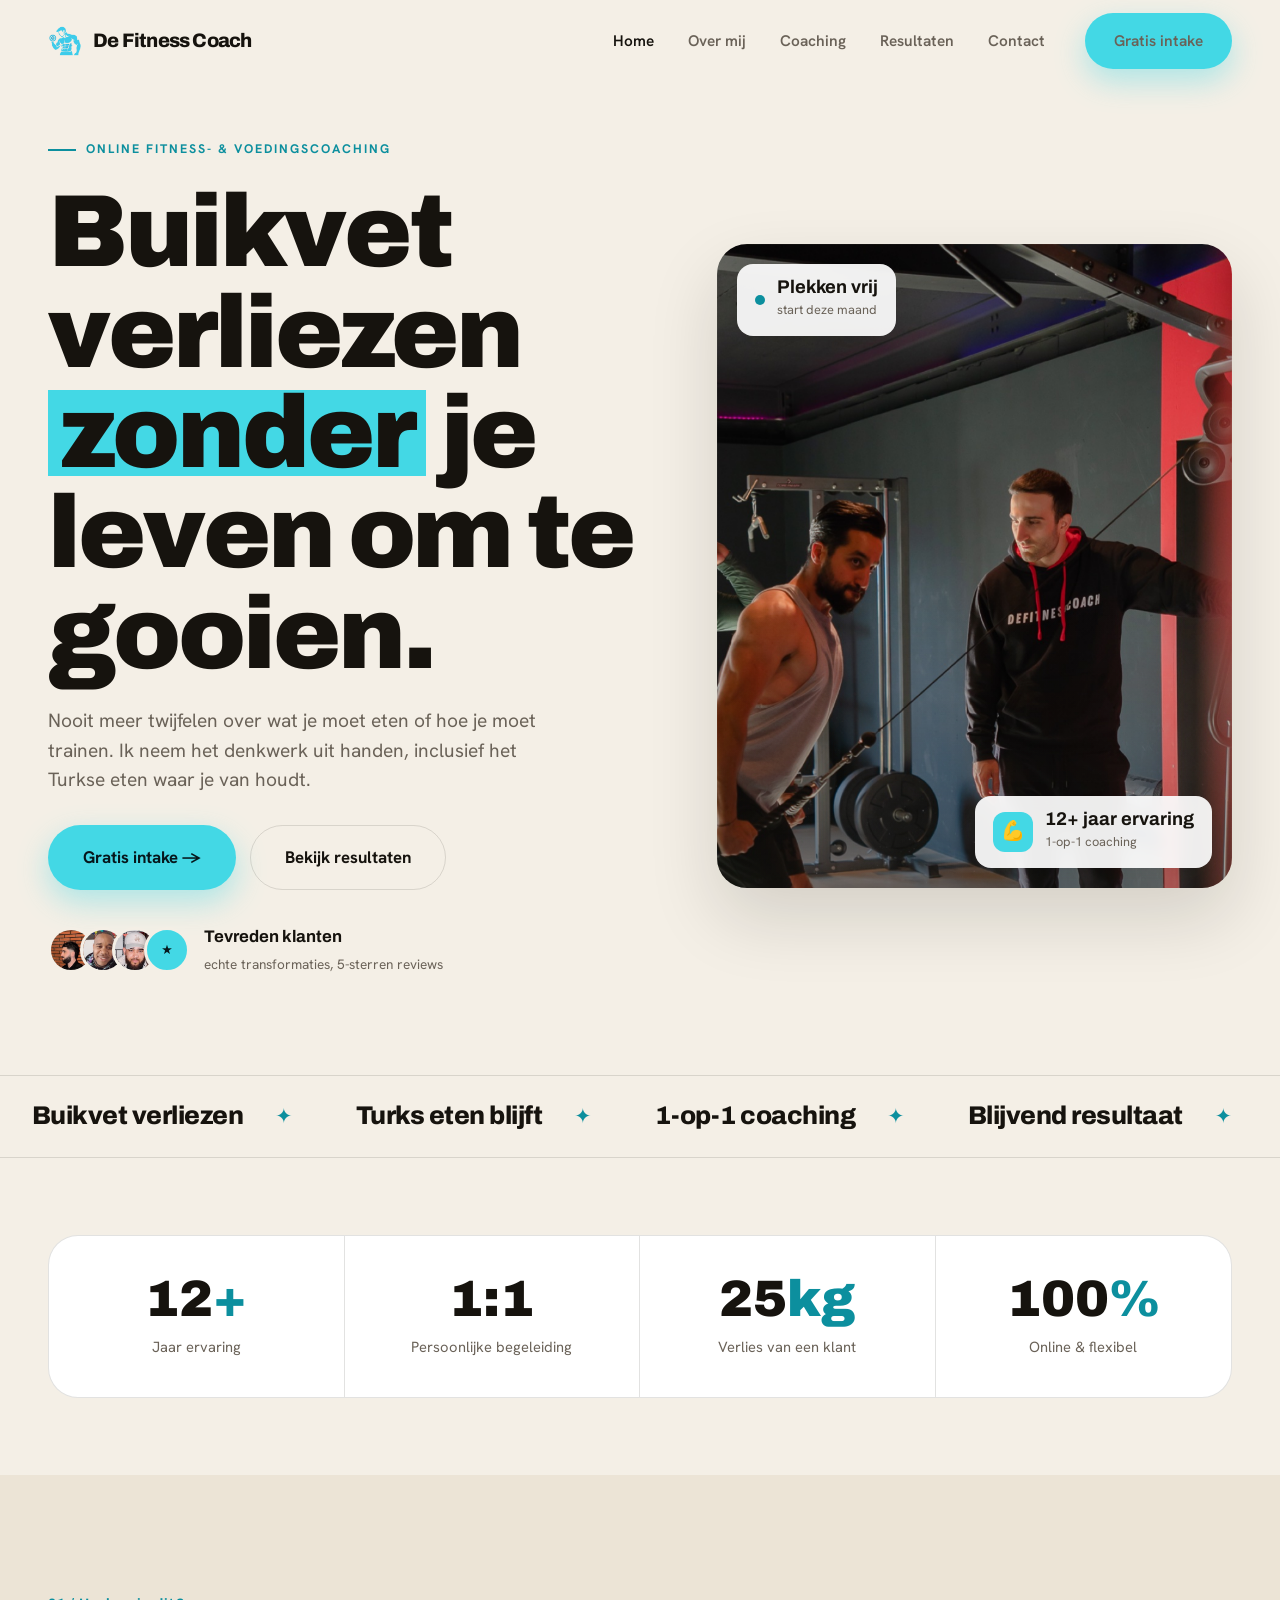
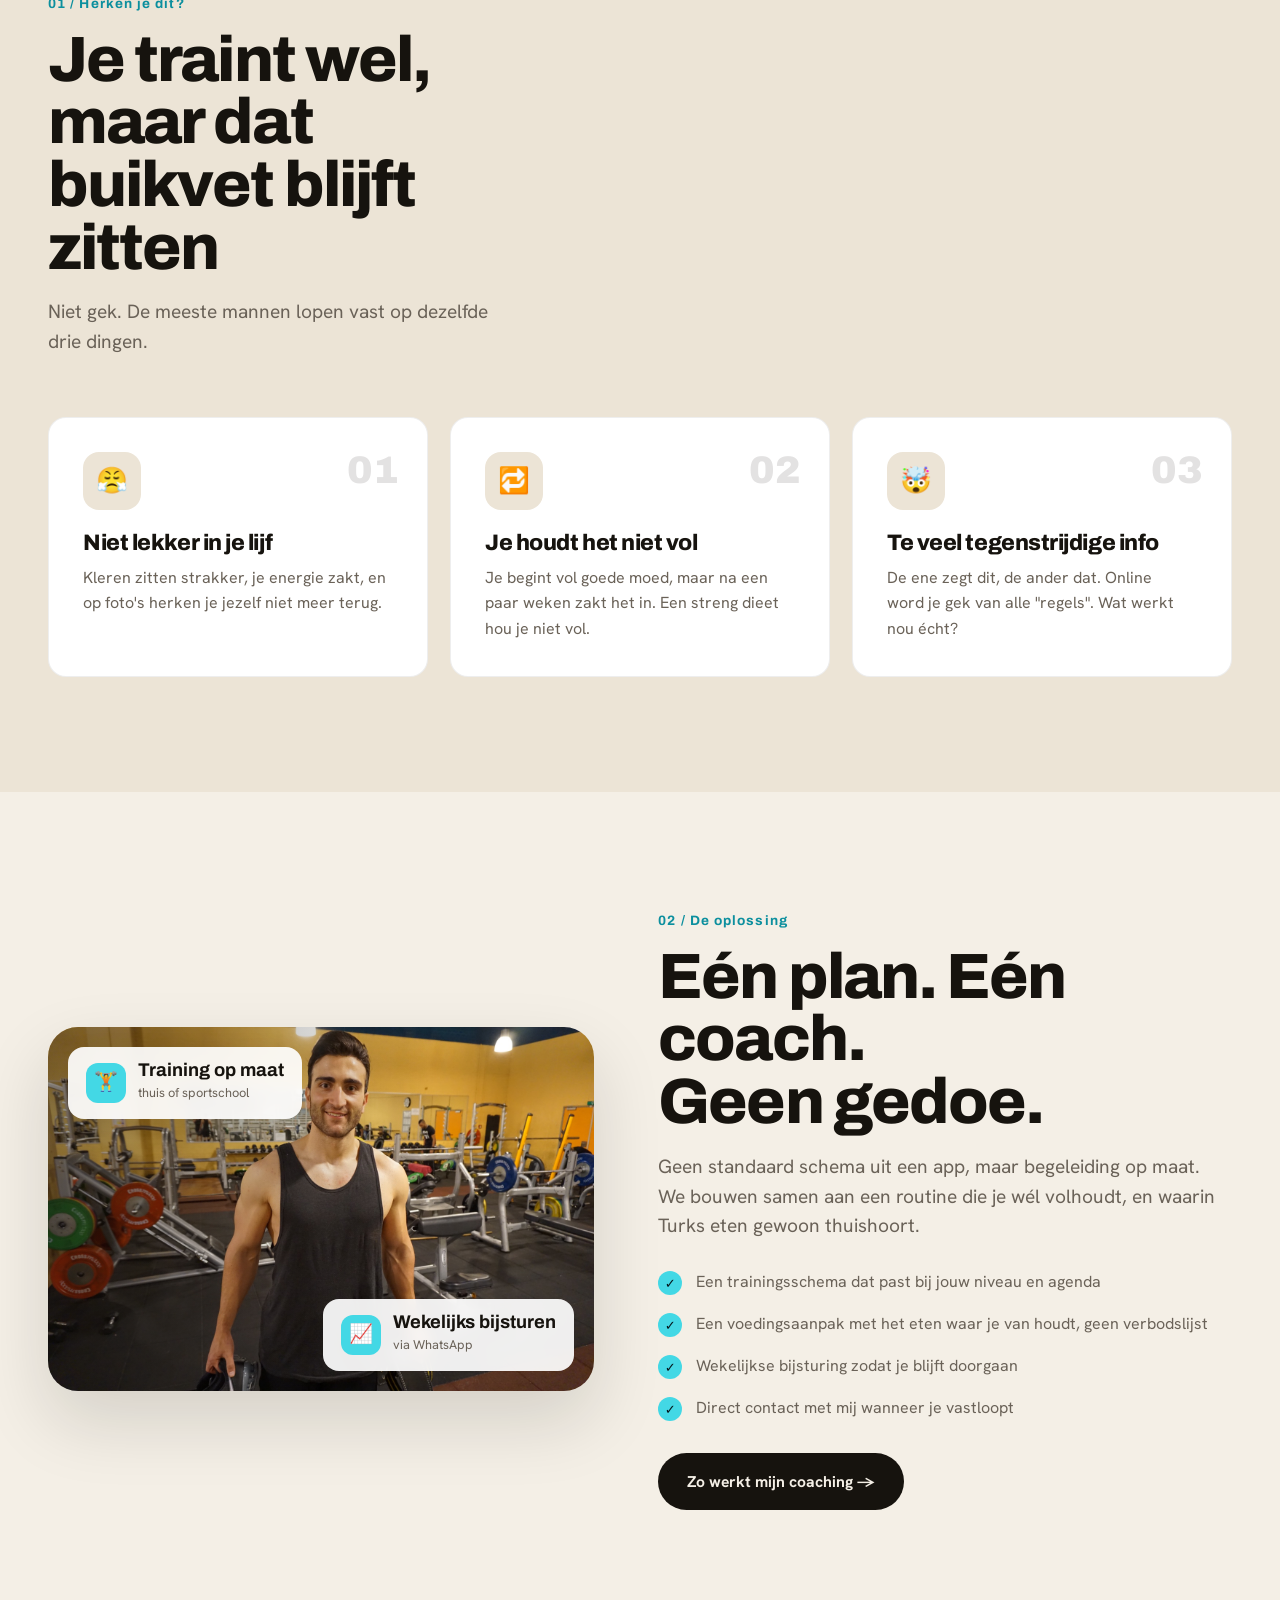
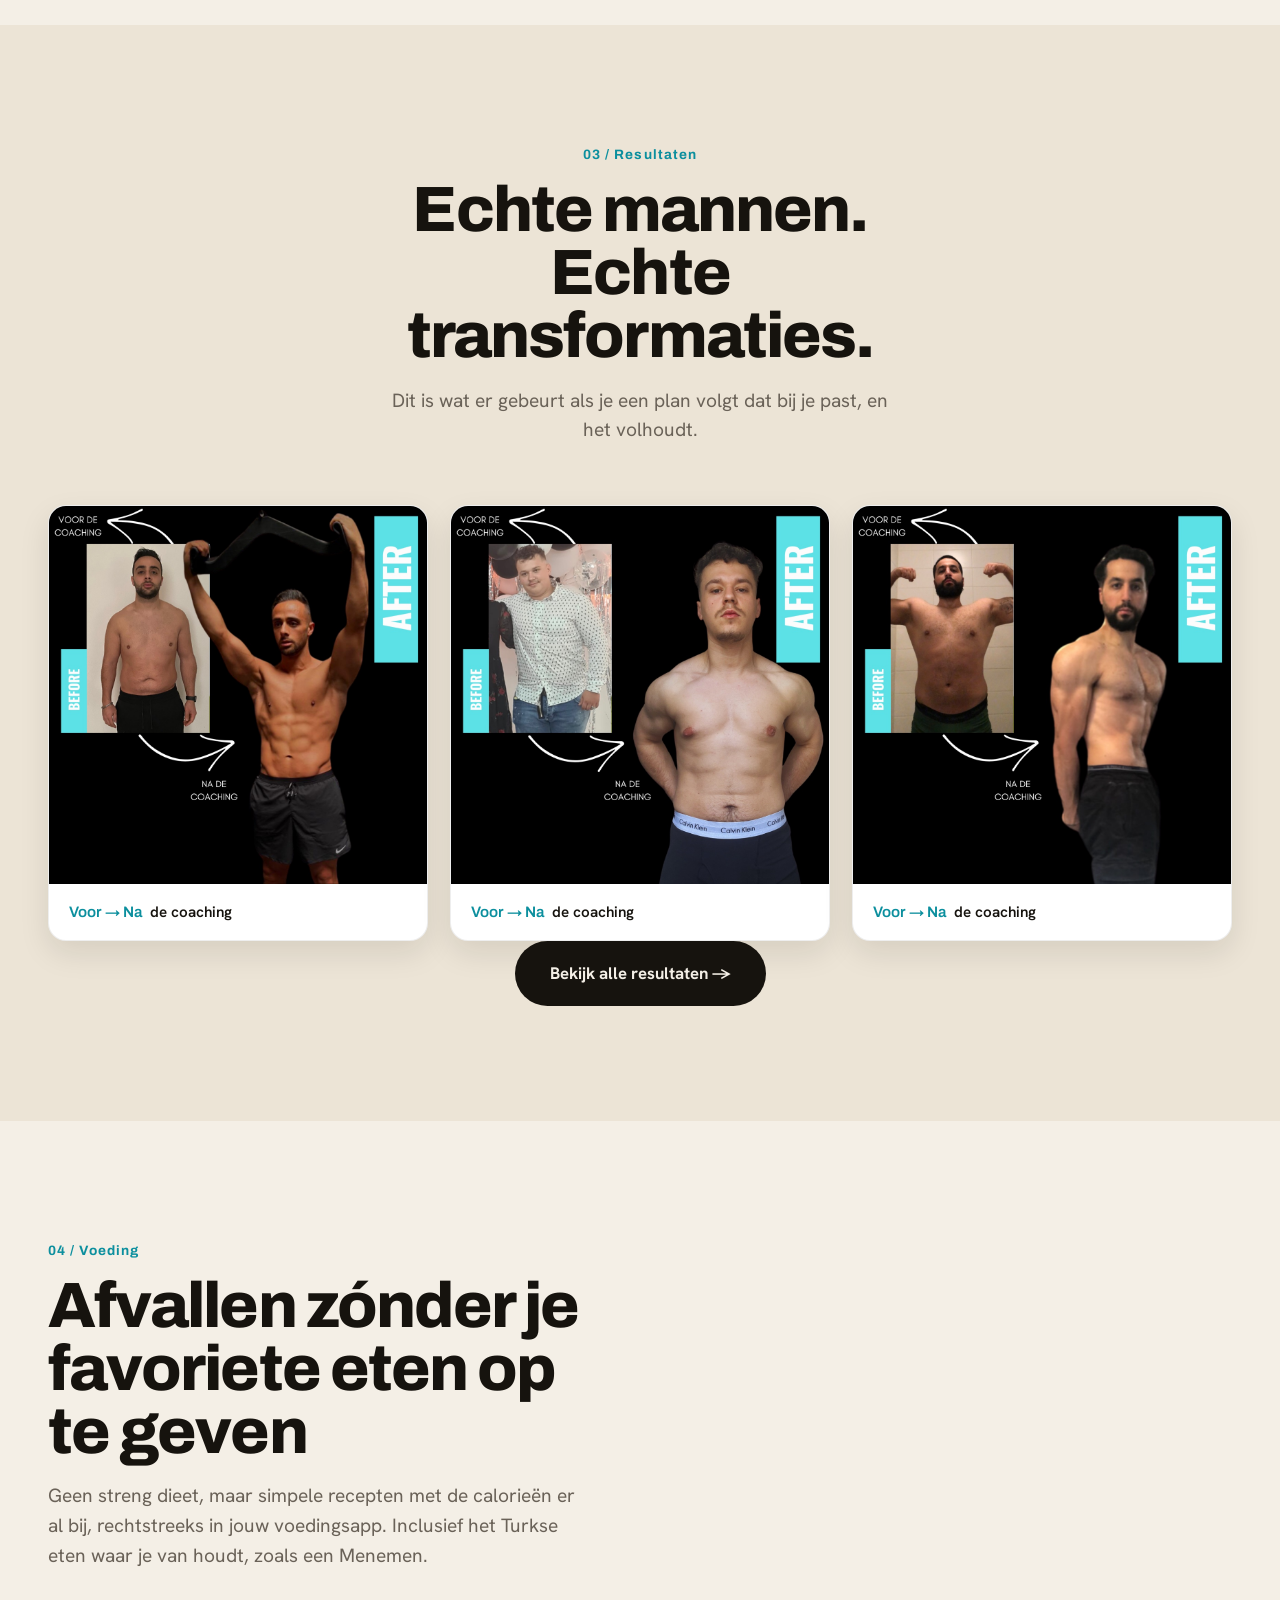
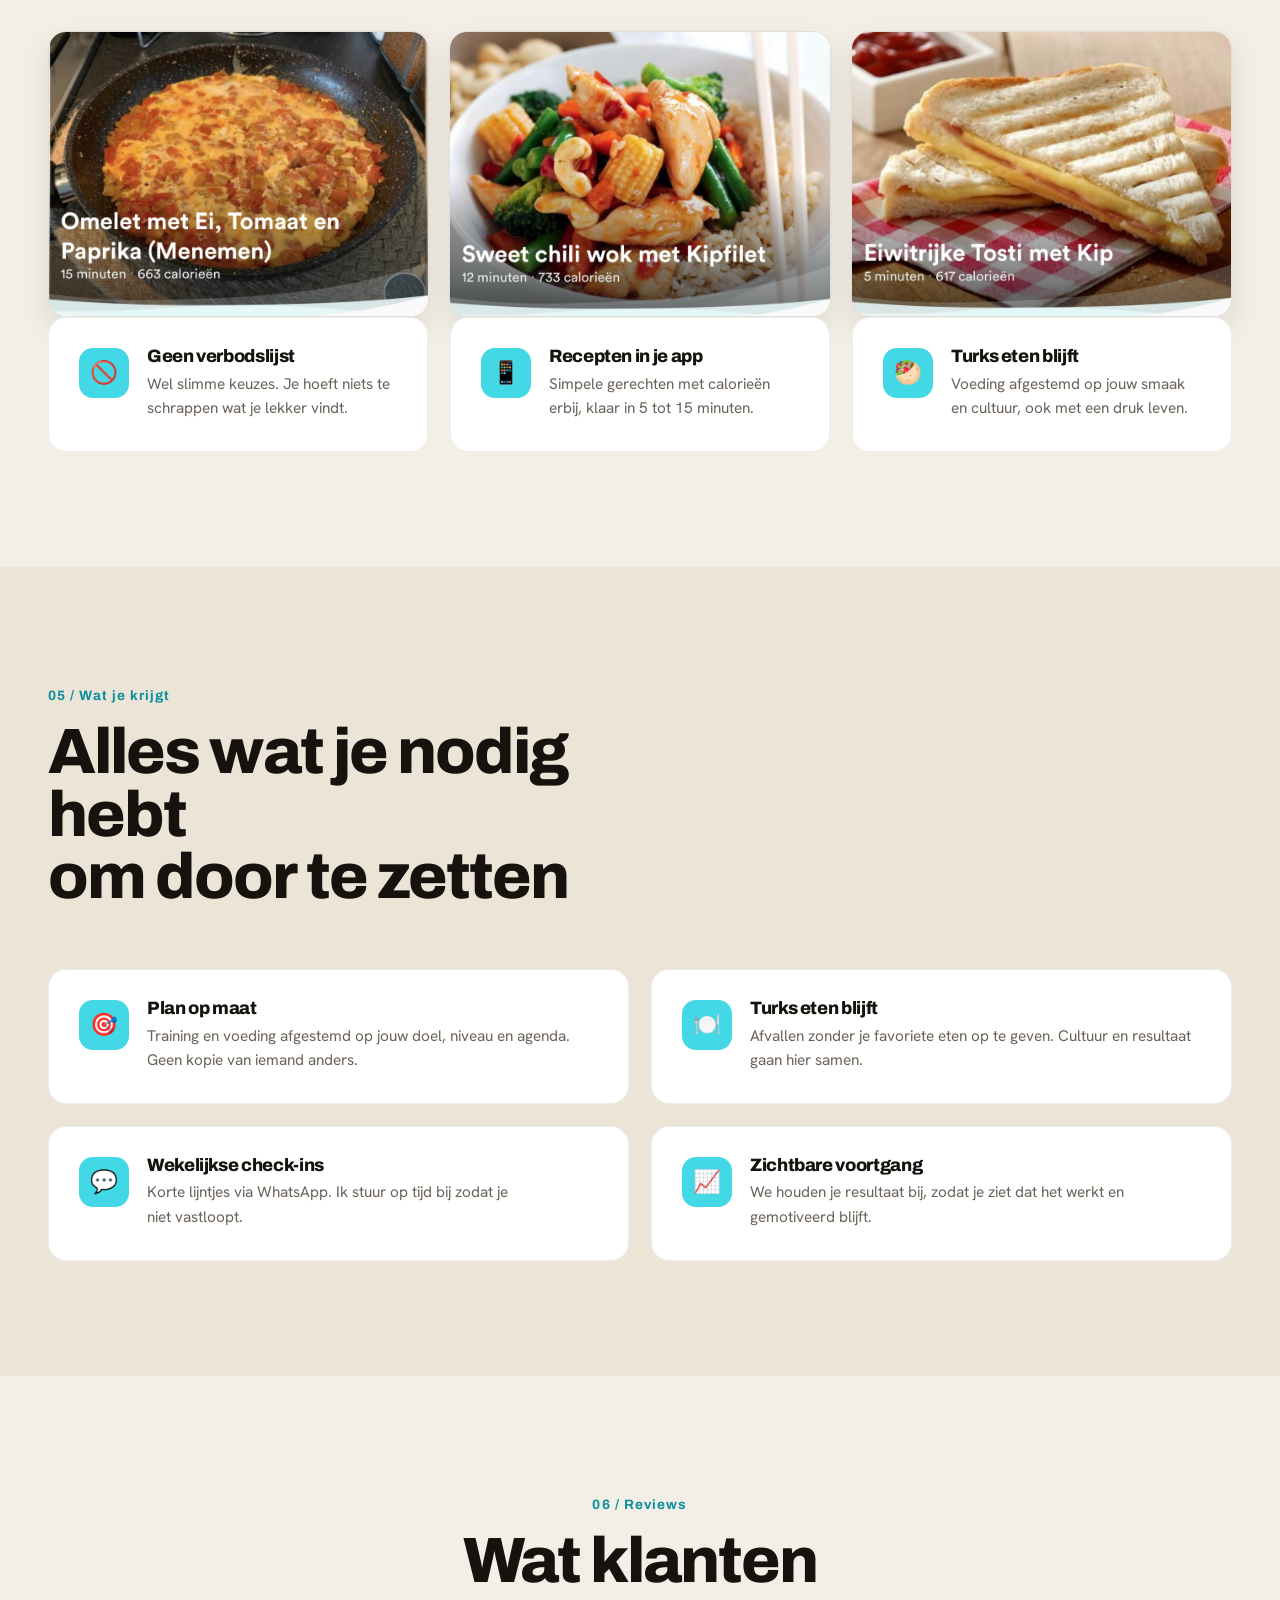
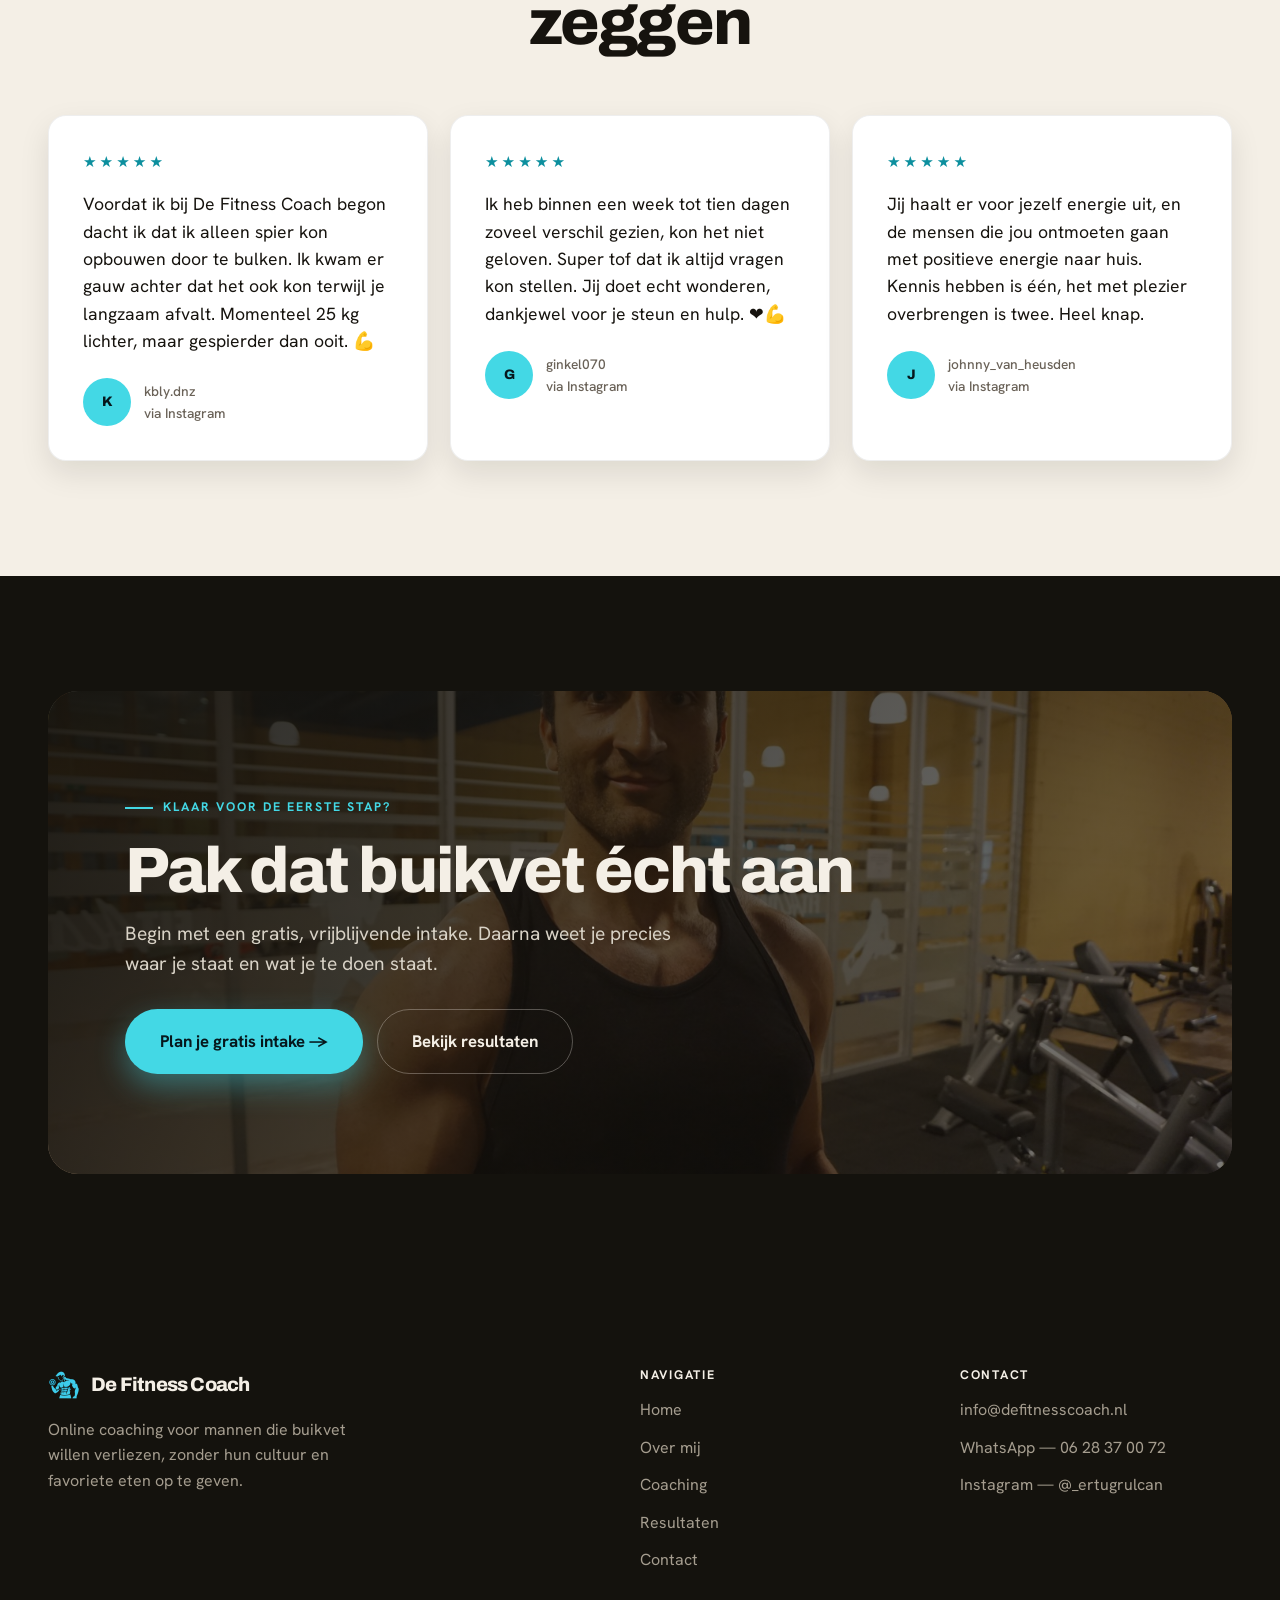
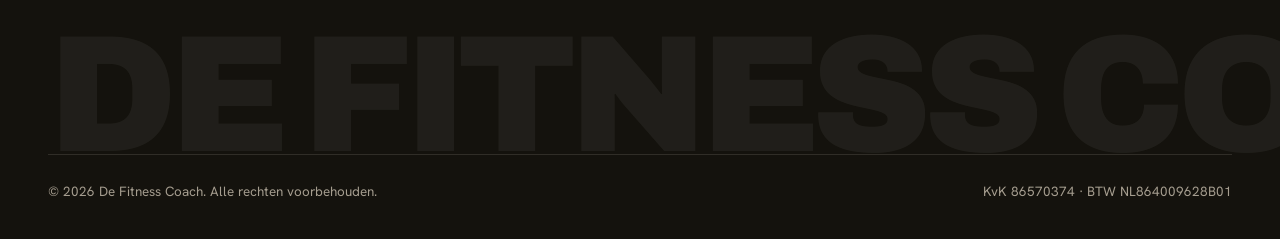
<file: index.html>
<!DOCTYPE html>
<html lang="nl">
<head>
  <meta charset="UTF-8" />
  <meta name="viewport" content="width=device-width, initial-scale=1.0" />
  <title>De Fitness Coach — Buikvet verliezen zonder je leven om te gooien</title>
  <meta name="description" content="Online fitness- en voedingscoaching voor mannen die buikvet willen verliezen. Trainen én Turks eten, zonder al het denkwerk. 1-op-1 begeleiding door Ertugrul." />
  <link rel="preconnect" href="https://fonts.googleapis.com" />
  <link rel="preconnect" href="https://fonts.gstatic.com" crossorigin />
  <link href="https://fonts.googleapis.com/css2?family=Archivo:wght@600;700;800;900&family=Hanken+Grotesk:wght@400;500;600;700;800&display=swap" rel="stylesheet" />
  <link rel="stylesheet" href="assets/style.css" />
</head>
<body>

  <!-- HEADER -->
  <header class="site-header">
    <div class="container nav">
      <a class="brand" href="index.html"><img class="logo-mark" src="assets/img/logo-mark.png" alt="" /> De Fitness Coach</a>
      <ul class="nav-links">
        <li><a href="index.html" class="active">Home</a></li>
        <li><a href="over-mij.html">Over mij</a></li>
        <li><a href="coaching.html">Coaching</a></li>
        <li><a href="resultaten.html">Resultaten</a></li>
        <li><a href="contact.html">Contact</a></li>
        <li class="nav-cta"><a class="btn btn-primary" href="contact.html">Gratis intake</a></li>
      </ul>
      <button class="nav-toggle" aria-label="Menu openen">☰</button>
    </div>
  </header>

  <!-- HERO -->
  <section class="hero-home">
    <div class="container">
      <div class="hero-grid2">
        <div class="hero-copy hero-anim">
          <span class="eyebrow">Online fitness- &amp; voedingscoaching</span>
          <h1>Buikvet verliezen <span class="mark">zonder</span> je leven om te gooien.</h1>
          <p class="lead">
            Nooit meer twijfelen over wat je moet eten of hoe je moet trainen. Ik neem het denkwerk
            uit handen, inclusief het Turkse eten waar je van houdt.
          </p>
          <div class="hero-actions">
            <a class="btn btn-primary btn-lg" href="contact.html">Gratis intake →</a>
            <a class="btn btn-ghost btn-lg" href="resultaten.html">Bekijk resultaten</a>
          </div>
          <div class="avatars" style="margin-top:34px;">
            <div class="stack">
              <img src="assets/img/client-1.jpg" alt="" />
              <img src="assets/img/client-2.jpg" alt="" />
              <img src="assets/img/client-3.jpg" alt="" />
              <span>★</span>
            </div>
            <div class="meta">
              <b>Tevreden klanten</b>
              <span>echte transformaties, 5-sterren reviews</span>
            </div>
          </div>
        </div>

        <div class="hero-portrait hero-anim">
          <img src="assets/img/hero-coach.jpg" alt="Ertugrul coacht een klant in de sportschool" />
          <div class="float-card tl">
            <span class="pulse"></span>
            <div><b>Plekken vrij</b><span>start deze maand</span></div>
          </div>
          <div class="float-card br">
            <span class="fi">💪</span>
            <div><b>12+ jaar ervaring</b><span>1-op-1 coaching</span></div>
          </div>
        </div>
      </div>
    </div>
  </section>

  <!-- MARQUEE -->
  <div class="marquee" aria-hidden="true">
    <div class="marquee-track">
      <span>Buikvet verliezen</span><span>Turks eten blijft</span><span>1-op-1 coaching</span><span>Blijvend resultaat</span><span>Geen crashdieet</span>
      <span>Buikvet verliezen</span><span>Turks eten blijft</span><span>1-op-1 coaching</span><span>Blijvend resultaat</span><span>Geen crashdieet</span>
    </div>
  </div>

  <!-- STATS -->
  <section style="padding-top: clamp(48px,6vw,80px); padding-bottom: clamp(48px,6vw,80px);">
    <div class="container">
      <div class="stats-band reveal">
        <div class="stat-box"><div class="n">12<em>+</em></div><div class="l">Jaar ervaring</div></div>
        <div class="stat-box"><div class="n">1:1</div><div class="l">Persoonlijke begeleiding</div></div>
        <div class="stat-box"><div class="n">25<em>kg</em></div><div class="l">Verlies van een klant</div></div>
        <div class="stat-box"><div class="n">100<em>%</em></div><div class="l">Online &amp; flexibel</div></div>
      </div>
    </div>
  </section>

  <!-- PROBLEEM -->
  <section class="section-alt">
    <div class="container">
      <div class="section-head reveal">
        <span class="section-index">01 / Herken je dit?</span>
        <h2>Je traint wel, maar dat<br />buikvet blijft zitten</h2>
        <p class="lead">Niet gek. De meeste mannen lopen vast op dezelfde drie dingen.</p>
      </div>
      <div class="grid grid-3">
        <div class="card reveal"><span class="num">01</span><div class="icon">😤</div><h3>Niet lekker in je lijf</h3><p>Kleren zitten strakker, je energie zakt, en op foto's herken je jezelf niet meer terug.</p></div>
        <div class="card reveal d1"><span class="num">02</span><div class="icon">🔁</div><h3>Je houdt het niet vol</h3><p>Je begint vol goede moed, maar na een paar weken zakt het in. Een streng dieet hou je niet vol.</p></div>
        <div class="card reveal d2"><span class="num">03</span><div class="icon">🤯</div><h3>Te veel tegenstrijdige info</h3><p>De ene zegt dit, de ander dat. Online word je gek van alle "regels". Wat werkt nou écht?</p></div>
      </div>
    </div>
  </section>

  <!-- AANPAK / annotated photo -->
  <section>
    <div class="container">
      <div class="split">
        <div class="annotated reveal">
          <img src="assets/img/coach-train.jpg" alt="Ertugrul in de sportschool" />
          <div class="float-card tl"><span class="fi">🏋️</span><div><b>Training op maat</b><span>thuis of sportschool</span></div></div>
          <div class="float-card br"><span class="fi">📈</span><div><b>Wekelijks bijsturen</b><span>via WhatsApp</span></div></div>
        </div>
        <div class="reveal d1">
          <span class="section-index">02 / De oplossing</span>
          <h2>Eén plan. Eén coach.<br />Geen gedoe.</h2>
          <p class="lead" style="margin-top:18px;">
            Geen standaard schema uit een app, maar begeleiding op maat. We bouwen samen aan
            een routine die je wél volhoudt, en waarin Turks eten gewoon thuishoort.
          </p>
          <ul class="checklist">
            <li>Een trainingsschema dat past bij jouw niveau en agenda</li>
            <li>Een voedingsaanpak met het eten waar je van houdt, geen verbodslijst</li>
            <li>Wekelijkse bijsturing zodat je blijft doorgaan</li>
            <li>Direct contact met mij wanneer je vastloopt</li>
          </ul>
          <a class="btn btn-dark mt-32" href="coaching.html">Zo werkt mijn coaching →</a>
        </div>
      </div>
    </div>
  </section>

  <!-- BEFORE / AFTER teaser -->
  <section class="section-alt">
    <div class="container">
      <div class="section-head center reveal">
        <span class="section-index">03 / Resultaten</span>
        <h2>Echte mannen. Echte transformaties.</h2>
        <p class="lead">Dit is wat er gebeurt als je een plan volgt dat bij je past, en het volhoudt.</p>
      </div>
      <div class="ba-grid">
        <div class="ba-card reveal"><img src="assets/img/ba-1.jpg" alt="Voor en na de coaching" /><div class="cap"><em>Voor → Na</em> de coaching</div></div>
        <div class="ba-card reveal d1"><img src="assets/img/ba-2.jpg" alt="Voor en na de coaching" /><div class="cap"><em>Voor → Na</em> de coaching</div></div>
        <div class="ba-card reveal d2"><img src="assets/img/ba-3.jpg" alt="Voor en na de coaching" /><div class="cap"><em>Voor → Na</em> de coaching</div></div>
      </div>
      <div class="text-center mt-48 reveal">
        <a class="btn btn-dark btn-lg" href="resultaten.html">Bekijk alle resultaten →</a>
      </div>
    </div>
  </section>

  <!-- VOEDING / Turks eten -->
  <section>
    <div class="container">
      <div class="section-head reveal">
        <span class="section-index">04 / Voeding</span>
        <h2>Afvallen zónder je<br />favoriete eten op te geven</h2>
        <p class="lead">
          Geen streng dieet, maar simpele recepten met de calorieën er al bij, rechtstreeks in jouw
          voedingsapp. Inclusief het Turkse eten waar je van houdt, zoals een Menemen.
        </p>
      </div>

      <div class="meals">
        <div class="meal reveal"><img src="assets/img/meal-menemen.jpg" alt="Menemen — Turkse omelet met ei, tomaat en paprika" /></div>
        <div class="meal reveal d1"><img src="assets/img/meal-wok.jpg" alt="Sweet chili wok met kipfilet" /></div>
        <div class="meal reveal d2"><img src="assets/img/meal-tosti.jpg" alt="Eiwitrijke tosti met kip" /></div>
      </div>

      <div class="grid grid-3 mt-48">
        <div class="feature reveal"><span class="fi">🚫</span><div><h3>Geen verbodslijst</h3><p>Wel slimme keuzes. Je hoeft niets te schrappen wat je lekker vindt.</p></div></div>
        <div class="feature reveal d1"><span class="fi">📱</span><div><h3>Recepten in je app</h3><p>Simpele gerechten met calorieën erbij, klaar in 5 tot 15 minuten.</p></div></div>
        <div class="feature reveal d2"><span class="fi">🥙</span><div><h3>Turks eten blijft</h3><p>Voeding afgestemd op jouw smaak en cultuur, ook met een druk leven.</p></div></div>
      </div>
    </div>
  </section>

  <!-- WAT JE KRIJGT -->
  <section class="section-alt">
    <div class="container">
      <div class="section-head reveal">
        <span class="section-index">05 / Wat je krijgt</span>
        <h2>Alles wat je nodig hebt<br />om door te zetten</h2>
      </div>
      <div class="grid grid-2">
        <div class="feature reveal"><span class="fi">🎯</span><div><h3>Plan op maat</h3><p>Training en voeding afgestemd op jouw doel, niveau en agenda. Geen kopie van iemand anders.</p></div></div>
        <div class="feature reveal d1"><span class="fi">🍽️</span><div><h3>Turks eten blijft</h3><p>Afvallen zonder je favoriete eten op te geven. Cultuur en resultaat gaan hier samen.</p></div></div>
        <div class="feature reveal"><span class="fi">💬</span><div><h3>Wekelijkse check-ins</h3><p>Korte lijntjes via WhatsApp. Ik stuur op tijd bij zodat je niet vastloopt.</p></div></div>
        <div class="feature reveal d1"><span class="fi">📈</span><div><h3>Zichtbare voortgang</h3><p>We houden je resultaat bij, zodat je ziet dat het werkt en gemotiveerd blijft.</p></div></div>
      </div>
    </div>
  </section>

  <!-- TESTIMONIALS (echte reviews) -->
  <section>
    <div class="container">
      <div class="section-head center reveal">
        <span class="section-index">06 / Reviews</span>
        <h2>Wat klanten zeggen</h2>
      </div>
      <div class="grid grid-3">
        <div class="quote-card reveal">
          <div class="stars">★★★★★</div>
          <p class="quote">Voordat ik bij De Fitness Coach begon dacht ik dat ik alleen spier kon opbouwen door te bulken. Ik kwam er gauw achter dat het ook kon terwijl je langzaam afvalt. Momenteel 25 kg lichter, maar gespierder dan ooit. 💪</p>
          <p class="quote-author"><span class="av">K</span><span>kbly.dnz<span>via Instagram</span></span></p>
        </div>
        <div class="quote-card reveal d1">
          <div class="stars">★★★★★</div>
          <p class="quote">Ik heb binnen een week tot tien dagen zoveel verschil gezien, kon het niet geloven. Super tof dat ik altijd vragen kon stellen. Jij doet echt wonderen, dankjewel voor je steun en hulp. ❤️💪</p>
          <p class="quote-author"><span class="av">G</span><span>ginkel070<span>via Instagram</span></span></p>
        </div>
        <div class="quote-card reveal d2">
          <div class="stars">★★★★★</div>
          <p class="quote">Jij haalt er voor jezelf energie uit, en de mensen die jou ontmoeten gaan met positieve energie naar huis. Kennis hebben is één, het met plezier overbrengen is twee. Heel knap.</p>
          <p class="quote-author"><span class="av">J</span><span>johnny_van_heusden<span>via Instagram</span></span></p>
        </div>
      </div>
    </div>
  </section>

  <!-- CTA dramatisch -->
  <section class="dark-section">
    <div class="container">
      <div class="cta-photo reveal">
        <img src="assets/img/coach-gym.jpg" alt="" />
        <span class="eyebrow on-dark">Klaar voor de eerste stap?</span>
        <h2>Pak dat buikvet écht aan</h2>
        <p class="lead">Begin met een gratis, vrijblijvende intake. Daarna weet je precies waar je staat en wat je te doen staat.</p>
        <div class="hero-actions">
          <a class="btn btn-primary btn-lg" href="contact.html">Plan je gratis intake →</a>
          <a class="btn btn-ghost on-dark btn-lg" href="resultaten.html">Bekijk resultaten</a>
        </div>
      </div>
    </div>
  </section>

  <!-- FOOTER -->
  <footer class="site-footer">
    <div class="container">
      <div class="footer-grid">
        <div>
          <a class="brand" href="index.html"><img class="logo-mark" src="assets/img/logo-mark.png" alt="" /> De Fitness Coach</a>
          <p style="margin-top:16px; max-width:36ch;">
            Online coaching voor mannen die buikvet willen verliezen, zonder hun cultuur en favoriete eten op te geven.
          </p>
        </div>
        <div>
          <h4>Navigatie</h4>
          <ul>
            <li><a href="index.html">Home</a></li>
            <li><a href="over-mij.html">Over mij</a></li>
            <li><a href="coaching.html">Coaching</a></li>
            <li><a href="resultaten.html">Resultaten</a></li>
            <li><a href="contact.html">Contact</a></li>
          </ul>
        </div>
        <div>
          <h4>Contact</h4>
          <ul>
            <li><a href="mailto:info@defitnesscoach.nl">info@defitnesscoach.nl</a></li>
            <li><a href="https://wa.me/31628370072">WhatsApp — 06 28 37 00 72</a></li>
            <li><a href="https://instagram.com/_ertugrulcan" target="_blank" rel="noopener">Instagram — @_ertugrulcan</a></li>
          </ul>
        </div>
      </div>
      <div class="footer-wordmark" aria-hidden="true">DE FITNESS COACH</div>
      <div class="footer-bottom">
        <span>© <span id="year"></span> De Fitness Coach. Alle rechten voorbehouden.</span>
        <span>KvK 86570374 · BTW NL864009628B01</span>
      </div>
    </div>
  </footer>

  <script src="assets/script.js"></script>
</body>
</html>
</file>
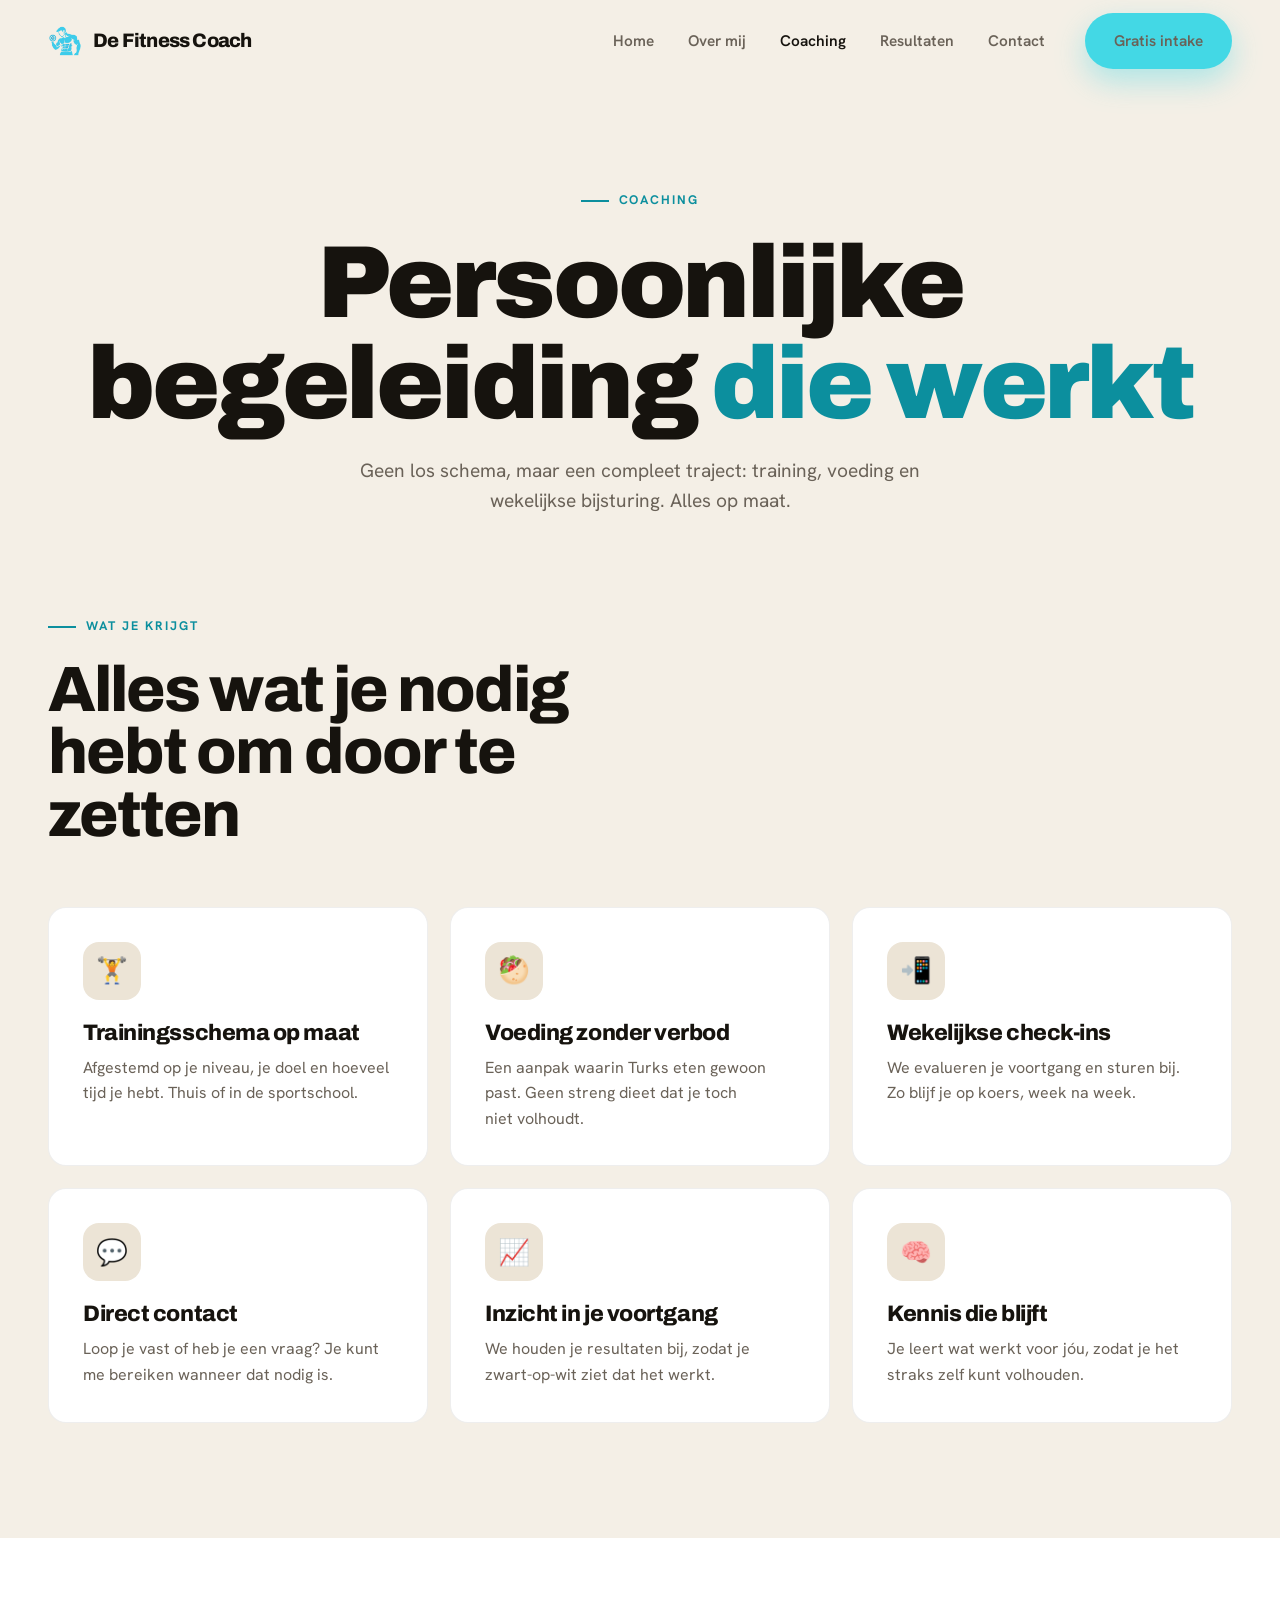
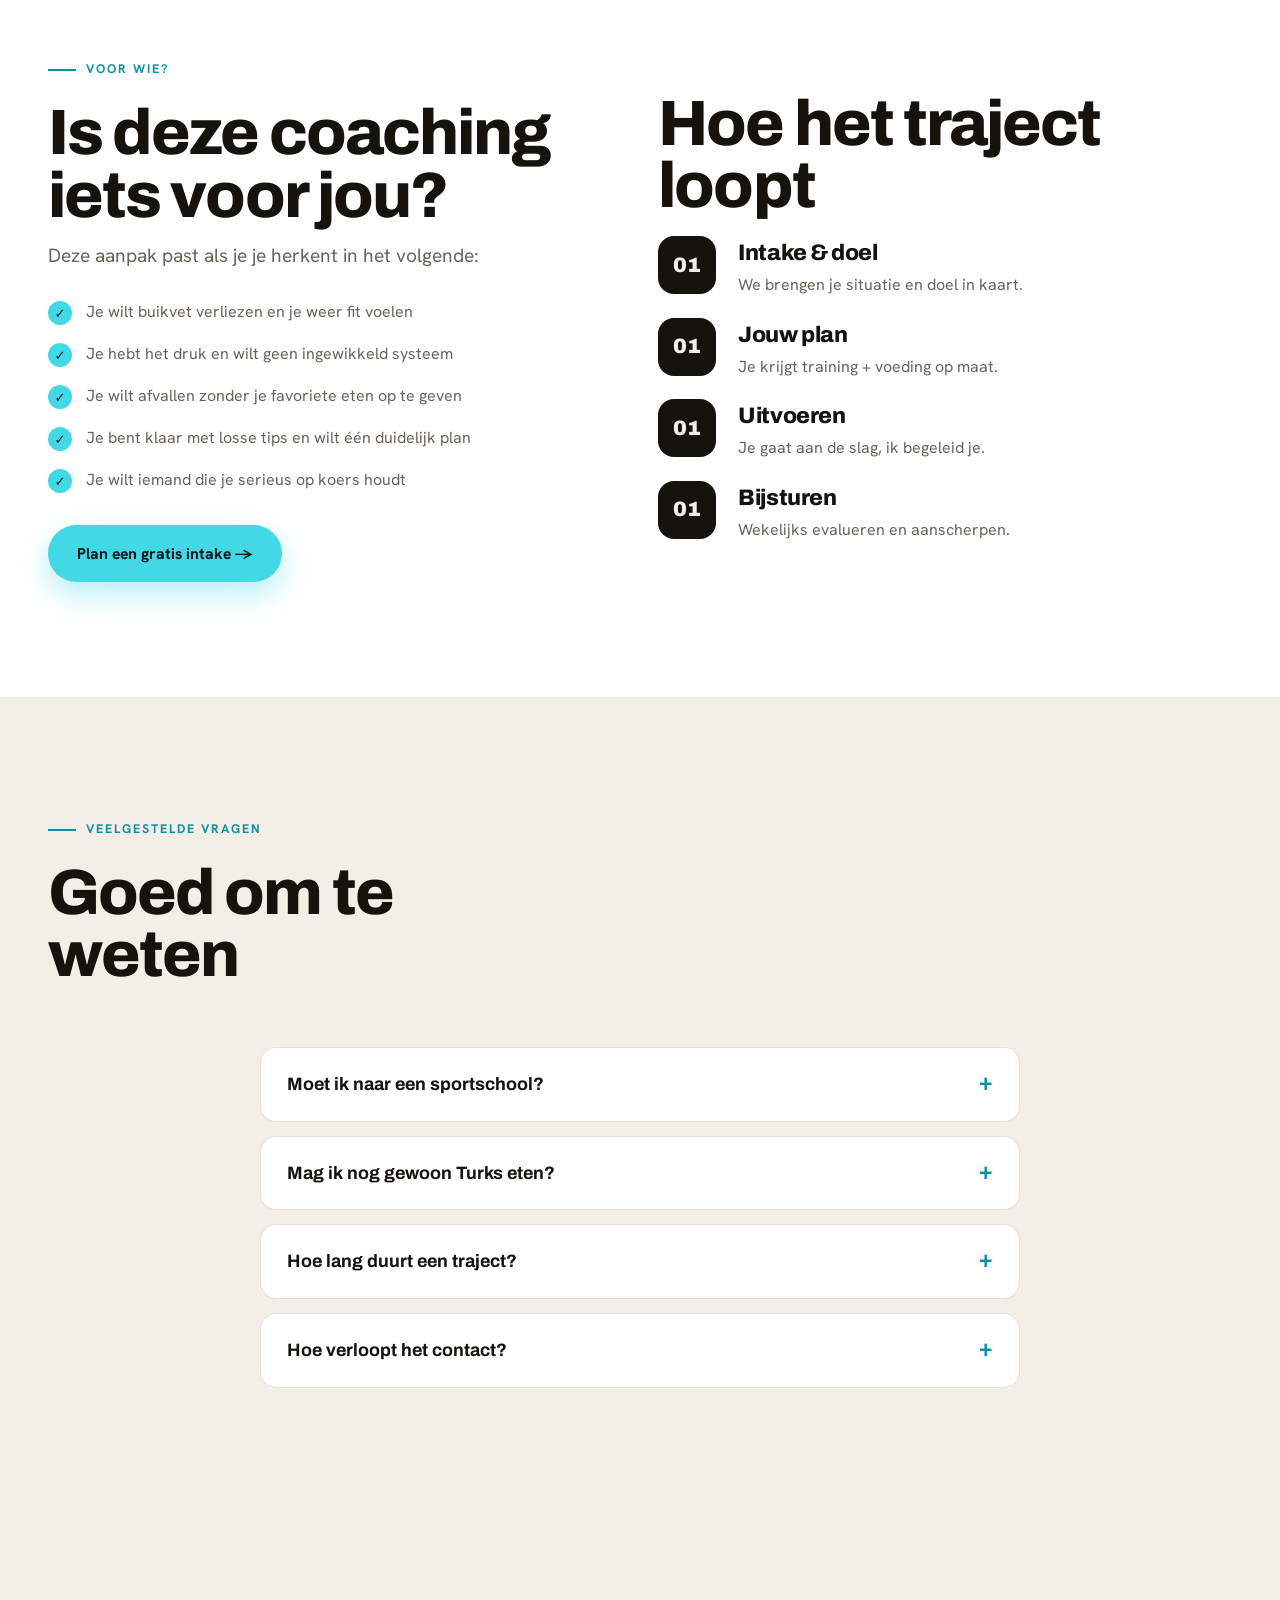
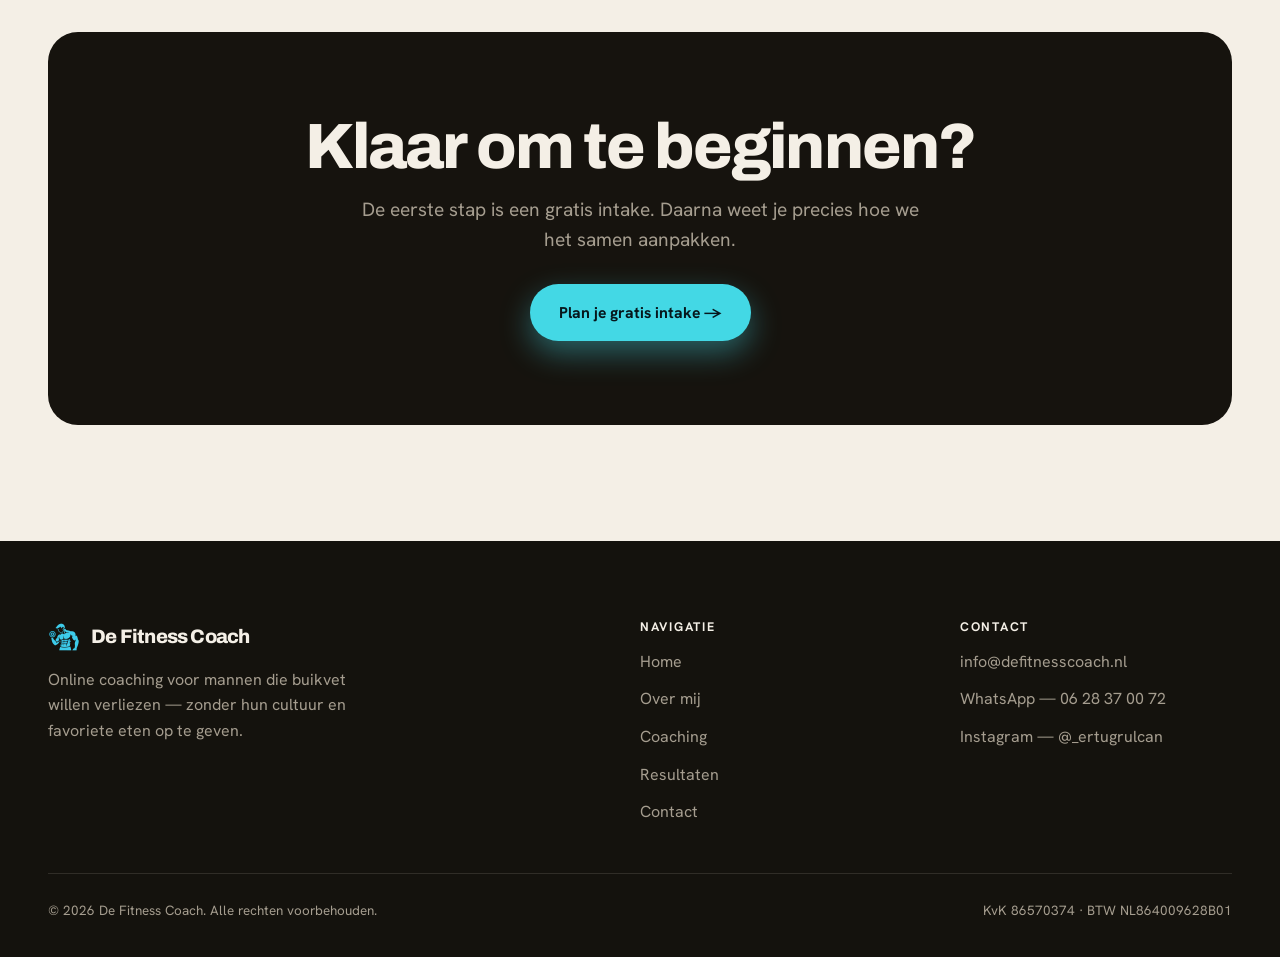
<file: coaching.html>
<!DOCTYPE html>
<html lang="nl">
<head>
  <meta charset="UTF-8" />
  <meta name="viewport" content="width=device-width, initial-scale=1.0" />
  <title>Coaching — De Fitness Coach</title>
  <meta name="description" content="Persoonlijke online coaching: training, voeding en begeleiding op maat. Zo werkt het." />
  <link rel="preconnect" href="https://fonts.googleapis.com" />
  <link rel="preconnect" href="https://fonts.gstatic.com" crossorigin />
  <link href="https://fonts.googleapis.com/css2?family=Archivo:wght@600;700;800;900&family=Hanken+Grotesk:wght@400;500;600;700;800&display=swap" rel="stylesheet" />
  <link rel="stylesheet" href="assets/style.css" />
</head>
<body>

  <header class="site-header">
    <div class="container nav">
      <a class="brand" href="index.html"><img class="logo-mark" src="assets/img/logo-mark.png" alt="" /> De Fitness Coach</a>
      <ul class="nav-links">
        <li><a href="index.html">Home</a></li>
        <li><a href="over-mij.html">Over mij</a></li>
        <li><a href="coaching.html">Coaching</a></li>
        <li><a href="resultaten.html">Resultaten</a></li>
        <li><a href="contact.html">Contact</a></li>
        <li class="nav-cta"><a class="btn btn-primary" href="contact.html">Gratis intake</a></li>
      </ul>
      <button class="nav-toggle" aria-label="Menu openen">☰</button>
    </div>
  </header>

  <section class="hero" style="padding-bottom: 40px;">
    <div class="container">
      <span class="eyebrow">Coaching</span>
      <h1>Persoonlijke begeleiding <span class="gradient-text">die werkt</span></h1>
      <p class="lead">Geen los schema, maar een compleet traject: training, voeding en wekelijkse bijsturing. Alles op maat.</p>
    </div>
  </section>

  <!-- WAT JE KRIJGT -->
  <section style="padding-top: 20px;">
    <div class="container">
      <div class="section-head">
        <span class="eyebrow">Wat je krijgt</span>
        <h2>Alles wat je nodig hebt om door te zetten</h2>
      </div>
      <div class="grid grid-3">
        <div class="card">
          <div class="icon">🏋️</div>
          <h3>Trainingsschema op maat</h3>
          <p>Afgestemd op je niveau, je doel en hoeveel tijd je hebt. Thuis of in de sportschool.</p>
        </div>
        <div class="card">
          <div class="icon">🥙</div>
          <h3>Voeding zonder verbod</h3>
          <p>Een aanpak waarin Turks eten gewoon past. Geen streng dieet dat je toch niet volhoudt.</p>
        </div>
        <div class="card">
          <div class="icon">📲</div>
          <h3>Wekelijkse check-ins</h3>
          <p>We evalueren je voortgang en sturen bij. Zo blijf je op koers, week na week.</p>
        </div>
        <div class="card">
          <div class="icon">💬</div>
          <h3>Direct contact</h3>
          <p>Loop je vast of heb je een vraag? Je kunt me bereiken wanneer dat nodig is.</p>
        </div>
        <div class="card">
          <div class="icon">📈</div>
          <h3>Inzicht in je voortgang</h3>
          <p>We houden je resultaten bij, zodat je zwart-op-wit ziet dat het werkt.</p>
        </div>
        <div class="card">
          <div class="icon">🧠</div>
          <h3>Kennis die blijft</h3>
          <p>Je leert wat werkt voor jóu, zodat je het straks zelf kunt volhouden.</p>
        </div>
      </div>
    </div>
  </section>

  <!-- VOOR WIE -->
  <section style="background: var(--surface);">
    <div class="container">
      <div class="split">
        <div>
          <span class="eyebrow">Voor wie?</span>
          <h2>Is deze coaching iets voor jou?</h2>
          <p class="lead" style="margin-top:14px;">Deze aanpak past als je je herkent in het volgende:</p>
          <ul class="checklist">
            <li>Je wilt buikvet verliezen en je weer fit voelen</li>
            <li>Je hebt het druk en wilt geen ingewikkeld systeem</li>
            <li>Je wilt afvallen zonder je favoriete eten op te geven</li>
            <li>Je bent klaar met losse tips en wilt één duidelijk plan</li>
            <li>Je wilt iemand die je serieus op koers houdt</li>
          </ul>
          <a class="btn btn-primary mt-32" href="contact.html">Plan een gratis intake →</a>
        </div>
        <div>
          <h2>Hoe het traject loopt</h2>
          <div class="grid" style="gap:26px; margin-top:24px;">
            <div class="step"><h3>Intake &amp; doel</h3><p>We brengen je situatie en doel in kaart.</p></div>
            <div class="step"><h3>Jouw plan</h3><p>Je krijgt training + voeding op maat.</p></div>
            <div class="step"><h3>Uitvoeren</h3><p>Je gaat aan de slag, ik begeleid je.</p></div>
            <div class="step"><h3>Bijsturen</h3><p>Wekelijks evalueren en aanscherpen.</p></div>
          </div>
        </div>
      </div>
    </div>
  </section>

  <!-- FAQ -->
  <section>
    <div class="container">
      <div class="section-head">
        <span class="eyebrow">Veelgestelde vragen</span>
        <h2>Goed om te weten</h2>
      </div>
      <div class="faq" style="max-width: 760px; margin: 0 auto;">
        <details>
          <summary>Moet ik naar een sportschool?</summary>
          <p>Niet per se. Je schema wordt afgestemd op wat jij hebt — thuis met weinig materiaal of in de sportschool.</p>
        </details>
        <details>
          <summary>Mag ik nog gewoon Turks eten?</summary>
          <p>Zeker. De voeding wordt zo opgebouwd dat het eten waar je van houdt erin past. Daar draait mijn aanpak juist om.</p>
        </details>
        <details>
          <summary>Hoe lang duurt een traject?</summary>
          <p>Blijvend resultaat kost tijd. Daarom werk ik aan een traject van minimaal 3 maanden, zodat je niet alleen afvalt maar het ook volhoudt. We trainen minimaal 3 keer per week.</p>
        </details>
        <details>
          <summary>Hoe verloopt het contact?</summary>
          <p>Je krijgt 1-op-1 begeleiding met 100% persoonlijke aandacht. We houden contact via WhatsApp en doen wekelijkse check-ins, zodat ik je plan op tijd kan bijsturen en je scherp blijft.</p>
        </details>
      </div>
    </div>
  </section>

  <!-- CTA -->
  <section>
    <div class="container">
      <div class="cta-band">
        <h2>Klaar om te beginnen?</h2>
        <p class="lead">De eerste stap is een gratis intake. Daarna weet je precies hoe we het samen aanpakken.</p>
        <a class="btn btn-primary" href="contact.html">Plan je gratis intake →</a>
      </div>
    </div>
  </section>

  <footer class="site-footer">
    <div class="container">
      <div class="footer-grid">
        <div>
          <a class="brand" href="index.html"><img class="logo-mark" src="assets/img/logo-mark.png" alt="" /> De Fitness Coach</a>
          <p style="margin-top:14px; max-width:34ch;">
            Online coaching voor mannen die buikvet willen verliezen — zonder hun cultuur en favoriete eten op te geven.
          </p>
        </div>
        <div>
          <h4>Navigatie</h4>
          <ul>
            <li><a href="index.html">Home</a></li>
            <li><a href="over-mij.html">Over mij</a></li>
            <li><a href="coaching.html">Coaching</a></li>
            <li><a href="resultaten.html">Resultaten</a></li>
            <li><a href="contact.html">Contact</a></li>
          </ul>
        </div>
        <div>
          <h4>Contact</h4>
          <ul>
            <li><a href="mailto:info@defitnesscoach.nl">info@defitnesscoach.nl</a></li>
            <li><a href="https://wa.me/31628370072">WhatsApp — 06 28 37 00 72</a></li>
            <li><a href="https://instagram.com/_ertugrulcan" target="_blank" rel="noopener">Instagram — @_ertugrulcan</a></li>
          </ul>
        </div>
      </div>
      <div class="footer-bottom">
        <span>© <span id="year"></span> De Fitness Coach. Alle rechten voorbehouden.</span>
        <span>KvK 86570374 · BTW NL864009628B01</span>
      </div>
    </div>
  </footer>

  <script src="assets/script.js"></script>
</body>
</html>
</file>
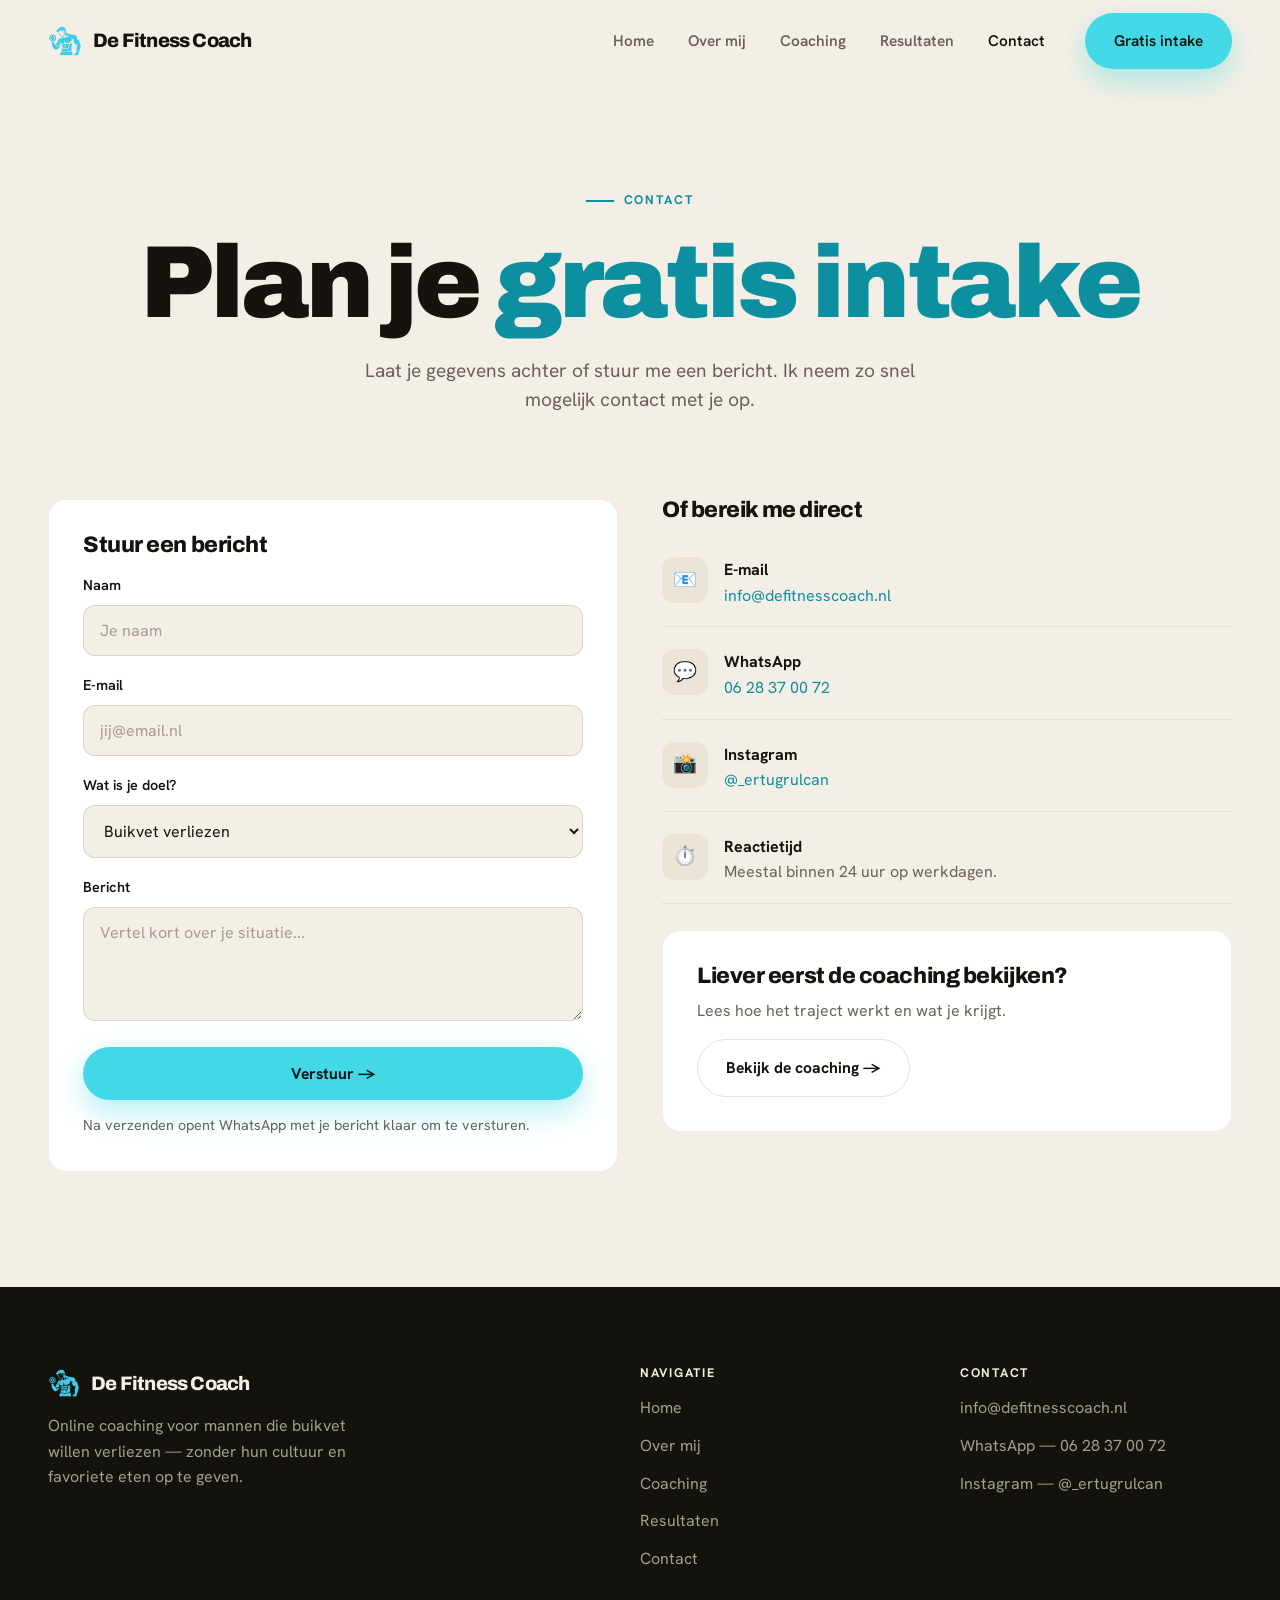
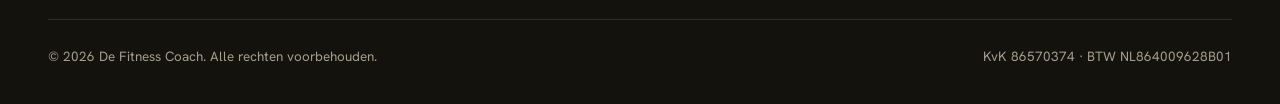
<file: contact.html>
<!DOCTYPE html>
<html lang="nl">
<head>
  <meta charset="UTF-8" />
  <meta name="viewport" content="width=device-width, initial-scale=1.0" />
  <title>Contact — De Fitness Coach</title>
  <meta name="description" content="Plan je gratis intake of stel je vraag. Ik help je graag op weg." />
  <link rel="preconnect" href="https://fonts.googleapis.com" />
  <link rel="preconnect" href="https://fonts.gstatic.com" crossorigin />
  <link href="https://fonts.googleapis.com/css2?family=Archivo:wght@600;700;800;900&family=Hanken+Grotesk:wght@400;500;600;700;800&display=swap" rel="stylesheet" />
  <link rel="stylesheet" href="assets/style.css" />
</head>
<body>

  <header class="site-header">
    <div class="container nav">
      <a class="brand" href="index.html"><img class="logo-mark" src="assets/img/logo-mark.png" alt="" /> De Fitness Coach</a>
      <ul class="nav-links">
        <li><a href="index.html">Home</a></li>
        <li><a href="over-mij.html">Over mij</a></li>
        <li><a href="coaching.html">Coaching</a></li>
        <li><a href="resultaten.html">Resultaten</a></li>
        <li><a href="contact.html">Contact</a></li>
        <li class="nav-cta"><a class="btn btn-primary" href="contact.html">Gratis intake</a></li>
      </ul>
      <button class="nav-toggle" aria-label="Menu openen">☰</button>
    </div>
  </header>

  <section class="hero" style="padding-bottom: 30px;">
    <div class="container">
      <span class="eyebrow">Contact</span>
      <h1>Plan je <span class="gradient-text">gratis intake</span></h1>
      <p class="lead">Laat je gegevens achter of stuur me een bericht. Ik neem zo snel mogelijk contact met je op.</p>
    </div>
  </section>

  <section style="padding-top: 20px;">
    <div class="container">
      <div class="contact-grid">
        <!-- FORMULIER -->
        <div class="card">
          <h3 style="margin-bottom:18px;">Stuur een bericht</h3>
          <form id="contact-form">
            <div class="field">
              <label for="name">Naam</label>
              <input type="text" id="name" name="name" placeholder="Je naam" required />
            </div>
            <div class="field">
              <label for="email">E-mail</label>
              <input type="email" id="email" name="email" placeholder="jij@email.nl" required />
            </div>
            <div class="field">
              <label for="goal">Wat is je doel?</label>
              <select id="goal" name="goal">
                <option>Buikvet verliezen</option>
                <option>Afvallen / op gewicht komen</option>
                <option>Fitter worden</option>
                <option>Spiermassa opbouwen</option>
                <option>Anders</option>
              </select>
            </div>
            <div class="field">
              <label for="message">Bericht</label>
              <textarea id="message" name="message" rows="4" placeholder="Vertel kort over je situatie..."></textarea>
            </div>
            <button type="submit" class="btn btn-primary" style="width:100%; justify-content:center;">Verstuur →</button>
            <p id="form-note" style="margin-top:14px; font-size:0.9rem;"></p>
          </form>
          <p style="margin-top:10px; font-size:0.9rem; color:var(--muted);">
            Na verzenden opent WhatsApp met je bericht klaar om te versturen.
          </p>
        </div>

        <!-- DIRECTE GEGEVENS -->
        <div>
          <h3 style="margin-bottom:18px;">Of bereik me direct</h3>
          <div class="contact-info">
            <div class="info-row">
              <span class="ic">📧</span>
              <div>
                <strong>E-mail</strong><br />
                <a href="mailto:info@defitnesscoach.nl">info@defitnesscoach.nl</a>
              </div>
            </div>
            <div class="info-row">
              <span class="ic">💬</span>
              <div>
                <strong>WhatsApp</strong><br />
                <a href="https://wa.me/31628370072">06 28 37 00 72</a>
              </div>
            </div>
            <div class="info-row">
              <span class="ic">📸</span>
              <div>
                <strong>Instagram</strong><br />
                <a href="https://instagram.com/_ertugrulcan" target="_blank" rel="noopener">@_ertugrulcan</a>
              </div>
            </div>
            <div class="info-row">
              <span class="ic">⏱️</span>
              <div>
                <strong>Reactietijd</strong><br />
                <span style="color:var(--muted);">Meestal binnen 24 uur op werkdagen.</span>
              </div>
            </div>
          </div>

          <div class="card" style="margin-top:26px;">
            <h3>Liever eerst de coaching bekijken?</h3>
            <p style="color:var(--muted); margin:10px 0 16px;">Lees hoe het traject werkt en wat je krijgt.</p>
            <a class="btn btn-ghost" href="coaching.html">Bekijk de coaching →</a>
          </div>
        </div>
      </div>
    </div>
  </section>

  <footer class="site-footer">
    <div class="container">
      <div class="footer-grid">
        <div>
          <a class="brand" href="index.html"><img class="logo-mark" src="assets/img/logo-mark.png" alt="" /> De Fitness Coach</a>
          <p style="margin-top:14px; max-width:34ch;">
            Online coaching voor mannen die buikvet willen verliezen — zonder hun cultuur en favoriete eten op te geven.
          </p>
        </div>
        <div>
          <h4>Navigatie</h4>
          <ul>
            <li><a href="index.html">Home</a></li>
            <li><a href="over-mij.html">Over mij</a></li>
            <li><a href="coaching.html">Coaching</a></li>
            <li><a href="resultaten.html">Resultaten</a></li>
            <li><a href="contact.html">Contact</a></li>
          </ul>
        </div>
        <div>
          <h4>Contact</h4>
          <ul>
            <li><a href="mailto:info@defitnesscoach.nl">info@defitnesscoach.nl</a></li>
            <li><a href="https://wa.me/31628370072">WhatsApp — 06 28 37 00 72</a></li>
            <li><a href="https://instagram.com/_ertugrulcan" target="_blank" rel="noopener">Instagram — @_ertugrulcan</a></li>
          </ul>
        </div>
      </div>
      <div class="footer-bottom">
        <span>© <span id="year"></span> De Fitness Coach. Alle rechten voorbehouden.</span>
        <span>KvK 86570374 · BTW NL864009628B01</span>
      </div>
    </div>
  </footer>

  <script src="assets/script.js"></script>
</body>
</html>
</file>
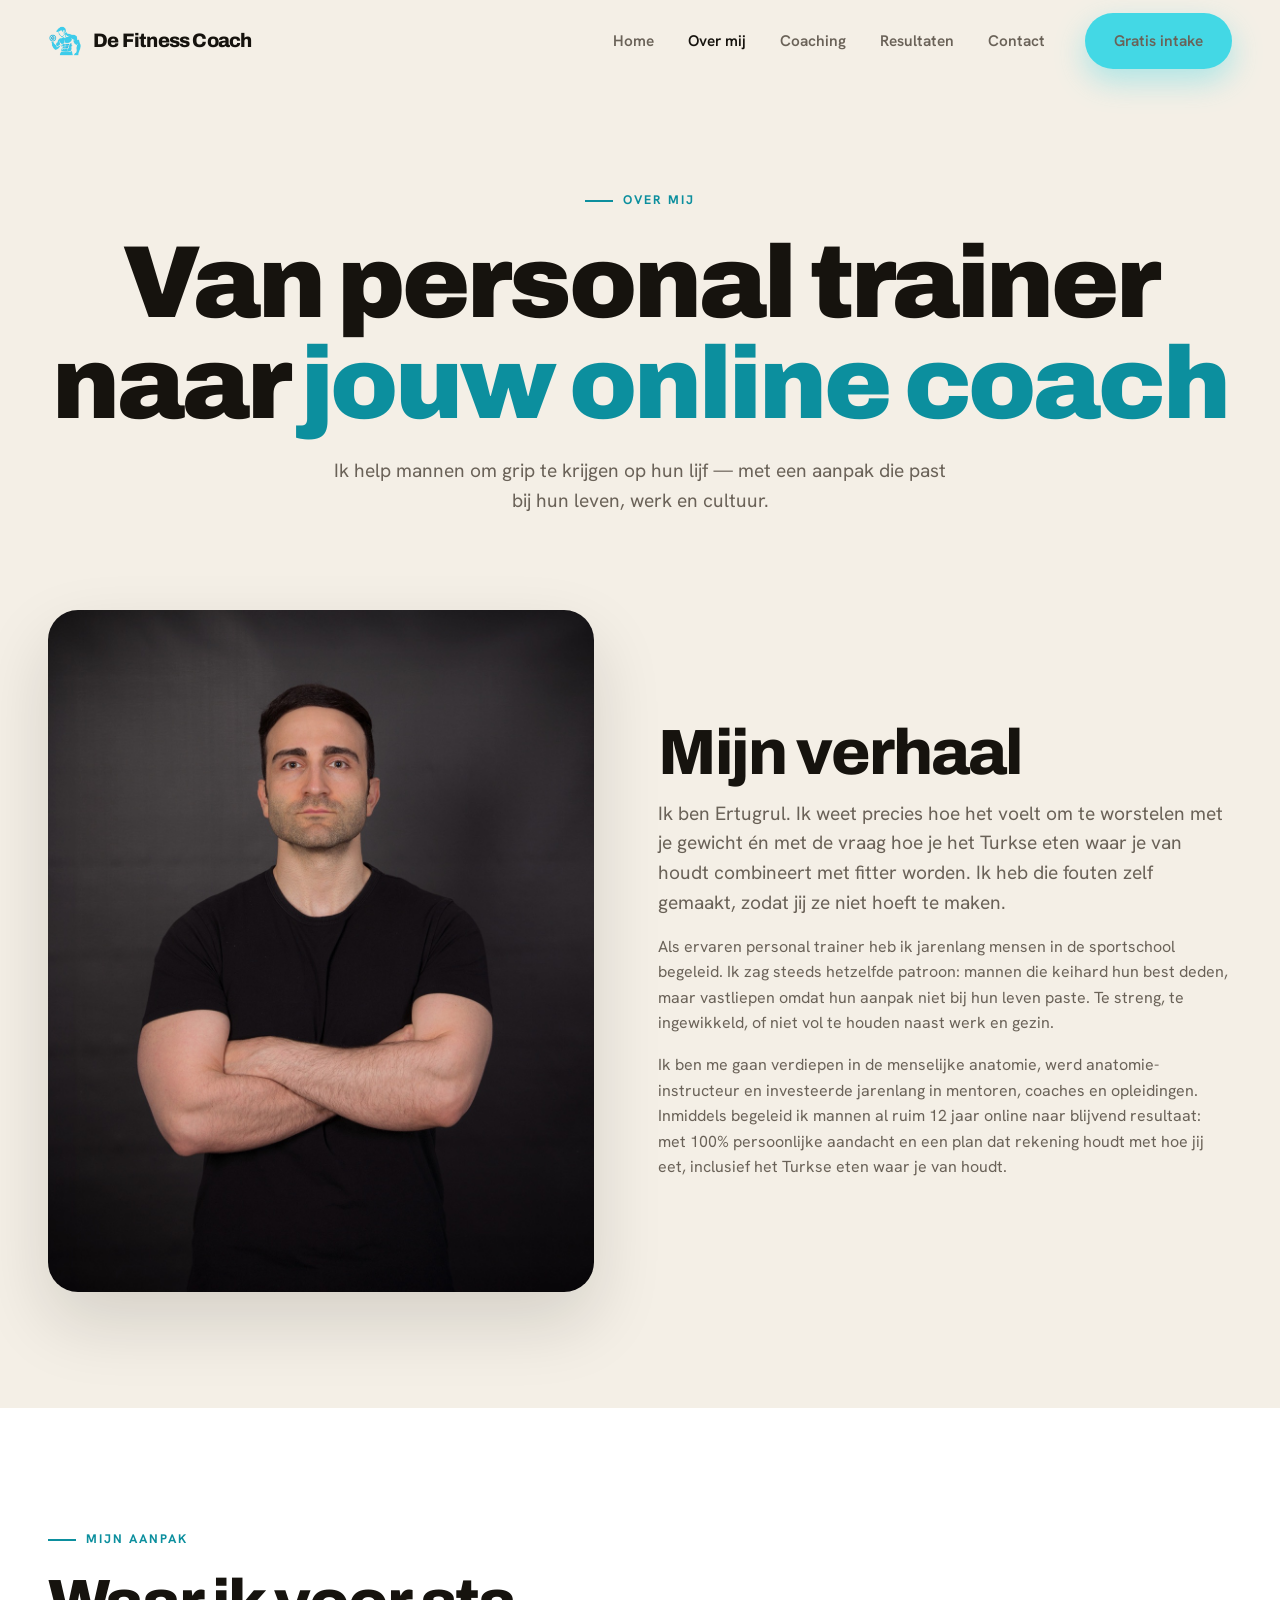
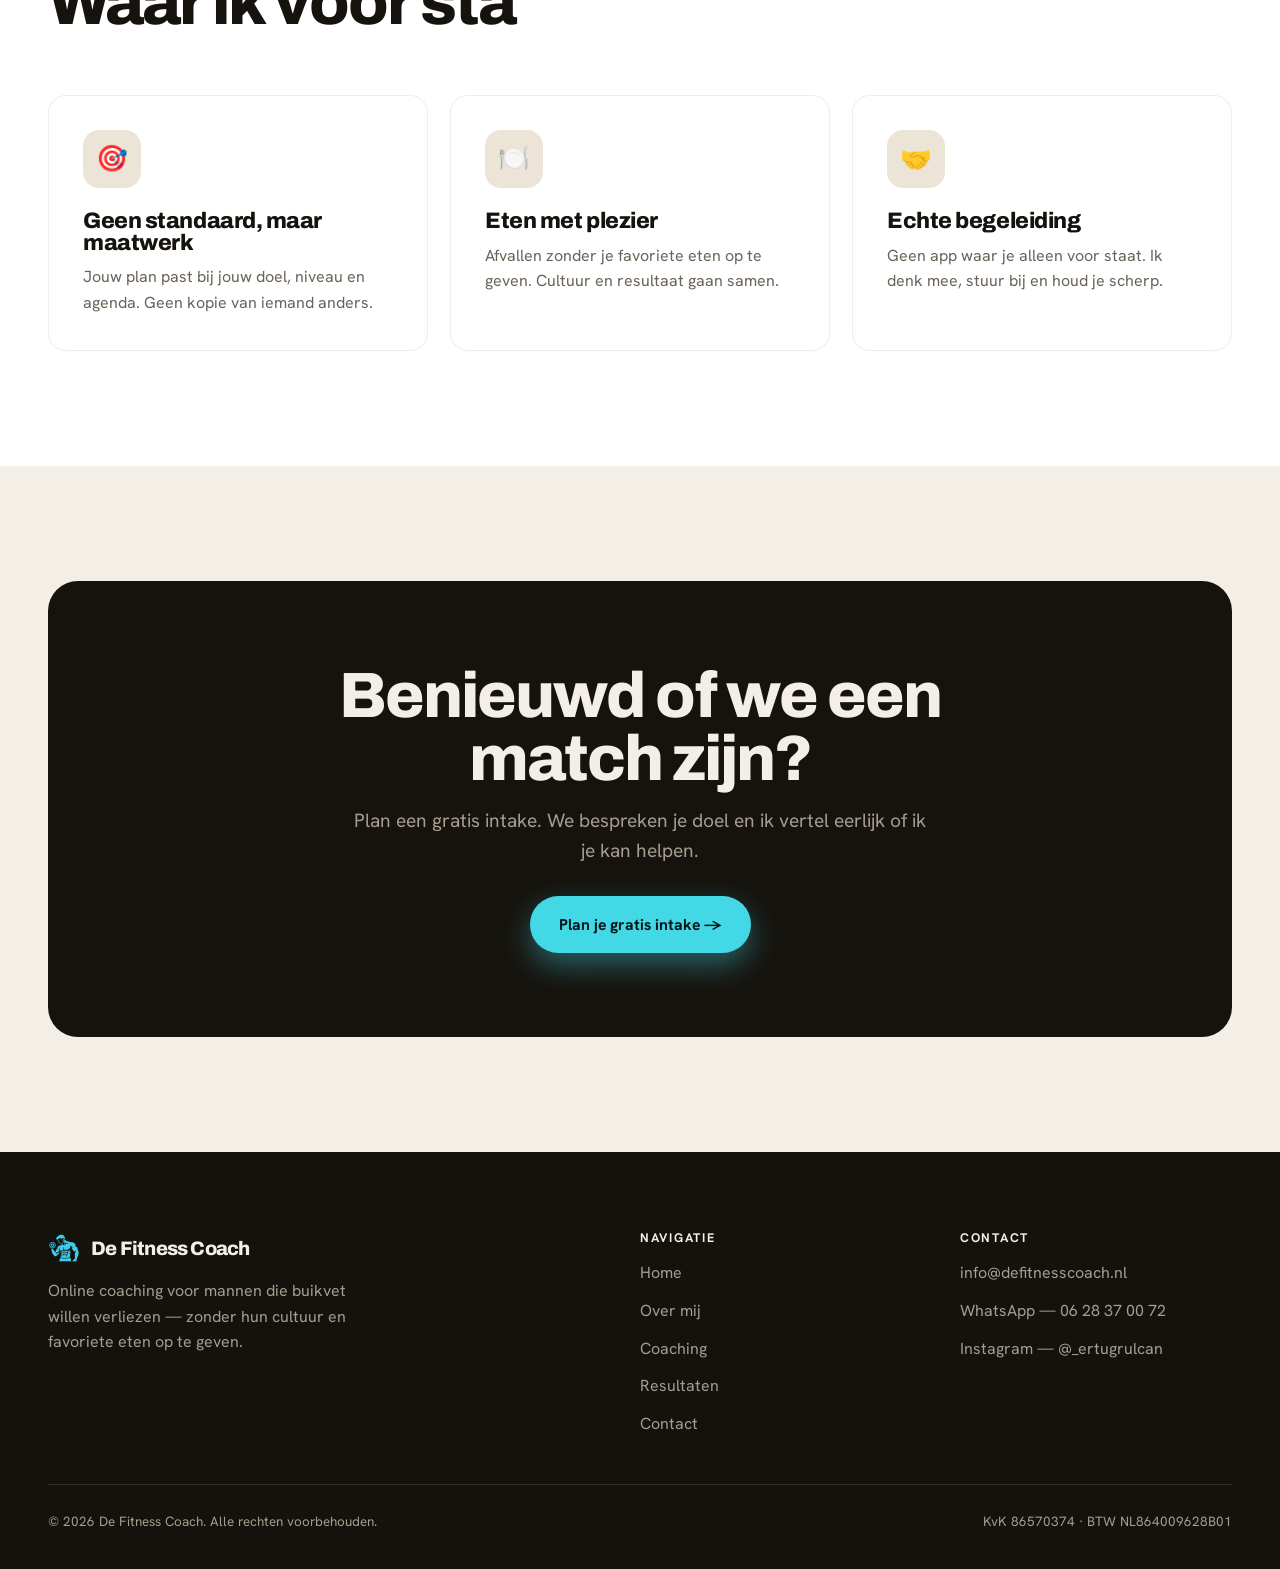
<file: over-mij.html>
<!DOCTYPE html>
<html lang="nl">
<head>
  <meta charset="UTF-8" />
  <meta name="viewport" content="width=device-width, initial-scale=1.0" />
  <title>Over mij — De Fitness Coach</title>
  <meta name="description" content="Van ervaren personal trainer tot online fitnesscoach. Lees mijn verhaal en aanpak." />
  <link rel="preconnect" href="https://fonts.googleapis.com" />
  <link rel="preconnect" href="https://fonts.gstatic.com" crossorigin />
  <link href="https://fonts.googleapis.com/css2?family=Archivo:wght@600;700;800;900&family=Hanken+Grotesk:wght@400;500;600;700;800&display=swap" rel="stylesheet" />
  <link rel="stylesheet" href="assets/style.css" />
</head>
<body>

  <header class="site-header">
    <div class="container nav">
      <a class="brand" href="index.html"><img class="logo-mark" src="assets/img/logo-mark.png" alt="" /> De Fitness Coach</a>
      <ul class="nav-links">
        <li><a href="index.html">Home</a></li>
        <li><a href="over-mij.html">Over mij</a></li>
        <li><a href="coaching.html">Coaching</a></li>
        <li><a href="resultaten.html">Resultaten</a></li>
        <li><a href="contact.html">Contact</a></li>
        <li class="nav-cta"><a class="btn btn-primary" href="contact.html">Gratis intake</a></li>
      </ul>
      <button class="nav-toggle" aria-label="Menu openen">☰</button>
    </div>
  </header>

  <!-- INTRO -->
  <section class="hero" style="padding-bottom: 40px;">
    <div class="container">
      <span class="eyebrow">Over mij</span>
      <h1>Van personal trainer naar <span class="gradient-text">jouw online coach</span></h1>
      <p class="lead">Ik help mannen om grip te krijgen op hun lijf — met een aanpak die past bij hun leven, werk en cultuur.</p>
    </div>
  </section>

  <!-- VERHAAL -->
  <section style="padding-top: 20px;">
    <div class="container">
      <div class="split">
        <div class="split-media">
          <img src="assets/img/coach-portrait.jpg" alt="Training in de sportschool" />
        </div>
        <div>
          <h2>Mijn verhaal</h2>
          <p class="lead" style="margin-top:14px;">
            Ik ben Ertugrul. Ik weet precies hoe het voelt om te worstelen met je gewicht én met de vraag
            hoe je het Turkse eten waar je van houdt combineert met fitter worden. Ik heb die fouten zelf
            gemaakt, zodat jij ze niet hoeft te maken.
          </p>
          <p style="margin-top:16px; color: var(--muted);">
            Als ervaren personal trainer heb ik jarenlang mensen in de sportschool begeleid. Ik zag steeds
            hetzelfde patroon: mannen die keihard hun best deden, maar vastliepen omdat hun aanpak niet bij
            hun leven paste. Te streng, te ingewikkeld, of niet vol te houden naast werk en gezin.
          </p>
          <p style="margin-top:16px; color: var(--muted);">
            Ik ben me gaan verdiepen in de menselijke anatomie, werd anatomie-instructeur en investeerde
            jarenlang in mentoren, coaches en opleidingen. Inmiddels begeleid ik mannen al ruim 12 jaar
            online naar blijvend resultaat: met 100% persoonlijke aandacht en een plan dat rekening houdt
            met hoe jij eet, inclusief het Turkse eten waar je van houdt.
          </p>
        </div>
      </div>
    </div>
  </section>

  <!-- WAAR IK VOOR STA -->
  <section style="background: var(--surface);">
    <div class="container">
      <div class="section-head">
        <span class="eyebrow">Mijn aanpak</span>
        <h2>Waar ik voor sta</h2>
      </div>
      <div class="grid grid-3">
        <div class="card">
          <div class="icon">🎯</div>
          <h3>Geen standaard, maar maatwerk</h3>
          <p>Jouw plan past bij jouw doel, niveau en agenda. Geen kopie van iemand anders.</p>
        </div>
        <div class="card">
          <div class="icon">🍽️</div>
          <h3>Eten met plezier</h3>
          <p>Afvallen zonder je favoriete eten op te geven. Cultuur en resultaat gaan samen.</p>
        </div>
        <div class="card">
          <div class="icon">🤝</div>
          <h3>Echte begeleiding</h3>
          <p>Geen app waar je alleen voor staat. Ik denk mee, stuur bij en houd je scherp.</p>
        </div>
      </div>
    </div>
  </section>

  <!-- CTA -->
  <section>
    <div class="container">
      <div class="cta-band">
        <h2>Benieuwd of we een match zijn?</h2>
        <p class="lead">Plan een gratis intake. We bespreken je doel en ik vertel eerlijk of ik je kan helpen.</p>
        <a class="btn btn-primary" href="contact.html">Plan je gratis intake →</a>
      </div>
    </div>
  </section>

  <footer class="site-footer">
    <div class="container">
      <div class="footer-grid">
        <div>
          <a class="brand" href="index.html"><img class="logo-mark" src="assets/img/logo-mark.png" alt="" /> De Fitness Coach</a>
          <p style="margin-top:14px; max-width:34ch;">
            Online coaching voor mannen die buikvet willen verliezen — zonder hun cultuur en favoriete eten op te geven.
          </p>
        </div>
        <div>
          <h4>Navigatie</h4>
          <ul>
            <li><a href="index.html">Home</a></li>
            <li><a href="over-mij.html">Over mij</a></li>
            <li><a href="coaching.html">Coaching</a></li>
            <li><a href="resultaten.html">Resultaten</a></li>
            <li><a href="contact.html">Contact</a></li>
          </ul>
        </div>
        <div>
          <h4>Contact</h4>
          <ul>
            <li><a href="mailto:info@defitnesscoach.nl">info@defitnesscoach.nl</a></li>
            <li><a href="https://wa.me/31628370072">WhatsApp — 06 28 37 00 72</a></li>
            <li><a href="https://instagram.com/_ertugrulcan" target="_blank" rel="noopener">Instagram — @_ertugrulcan</a></li>
          </ul>
        </div>
      </div>
      <div class="footer-bottom">
        <span>© <span id="year"></span> De Fitness Coach. Alle rechten voorbehouden.</span>
        <span>KvK 86570374 · BTW NL864009628B01</span>
      </div>
    </div>
  </footer>

  <script src="assets/script.js"></script>
</body>
</html>
</file>
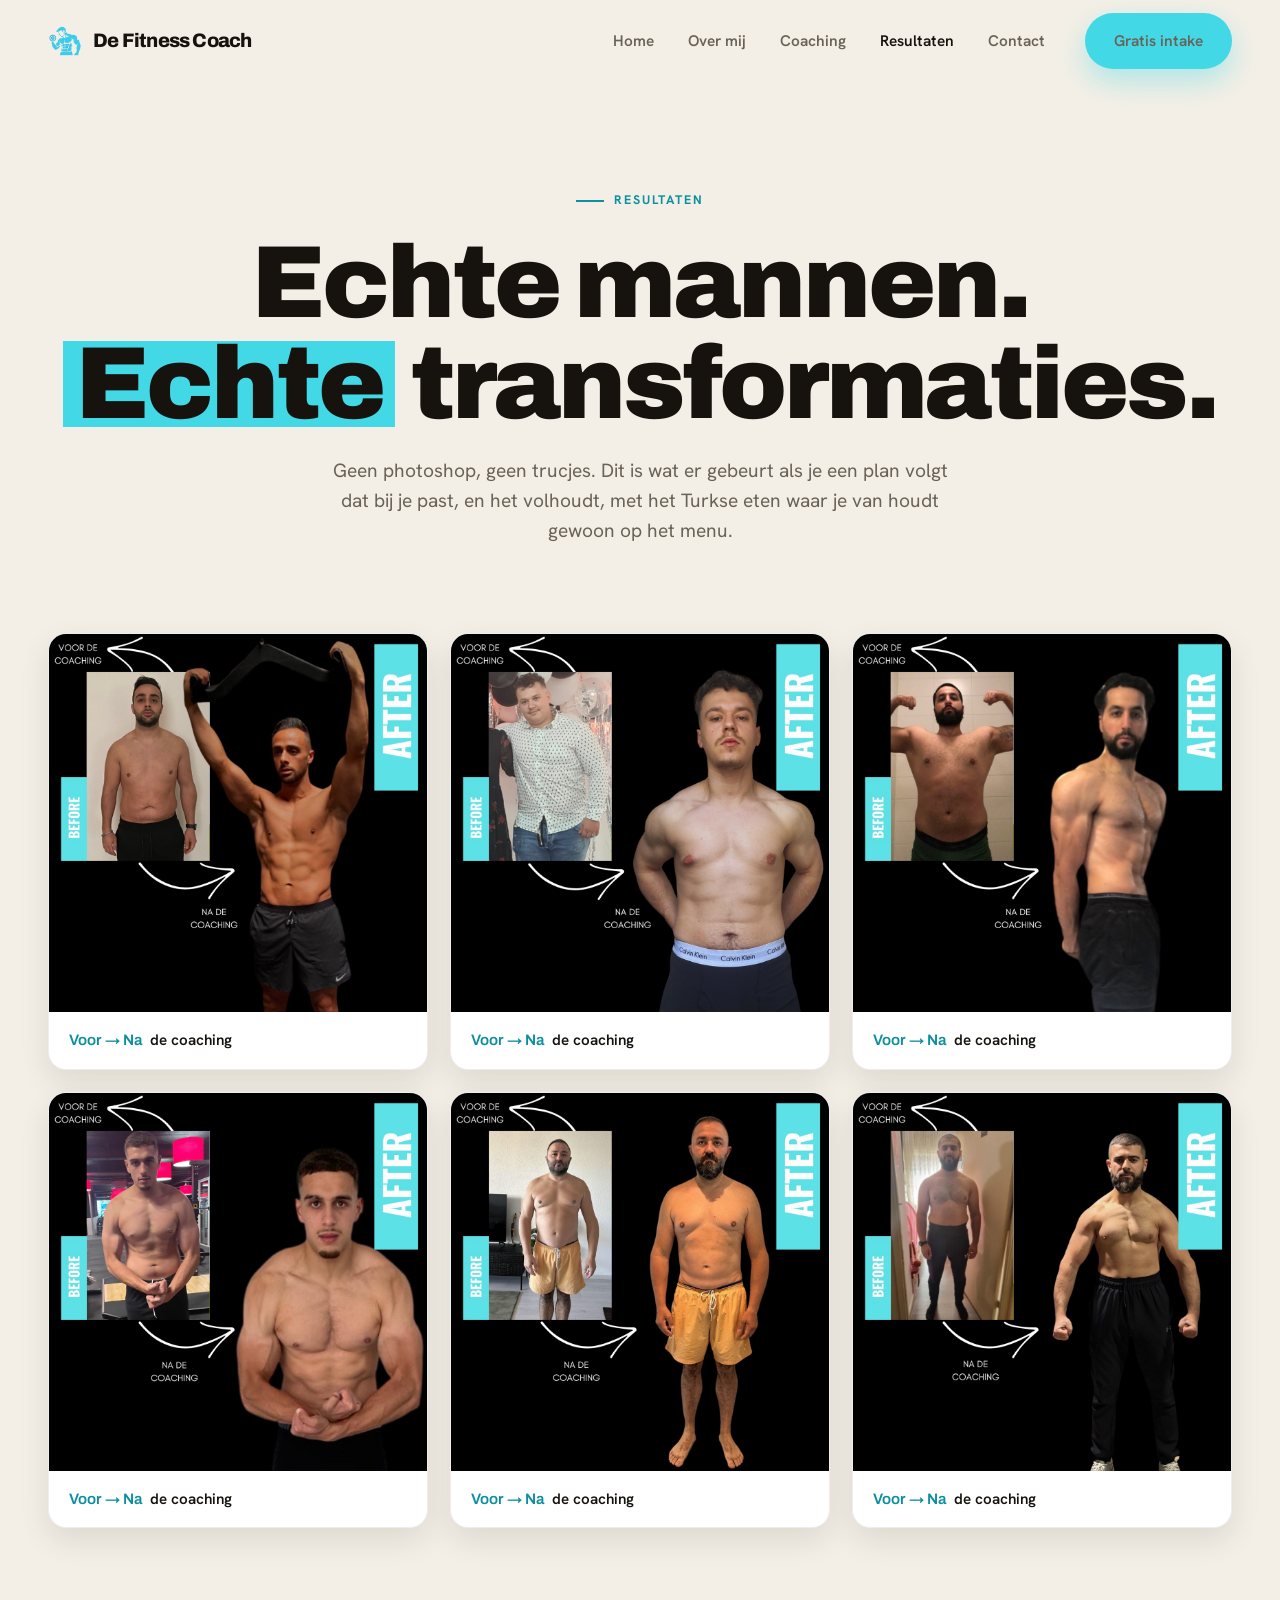
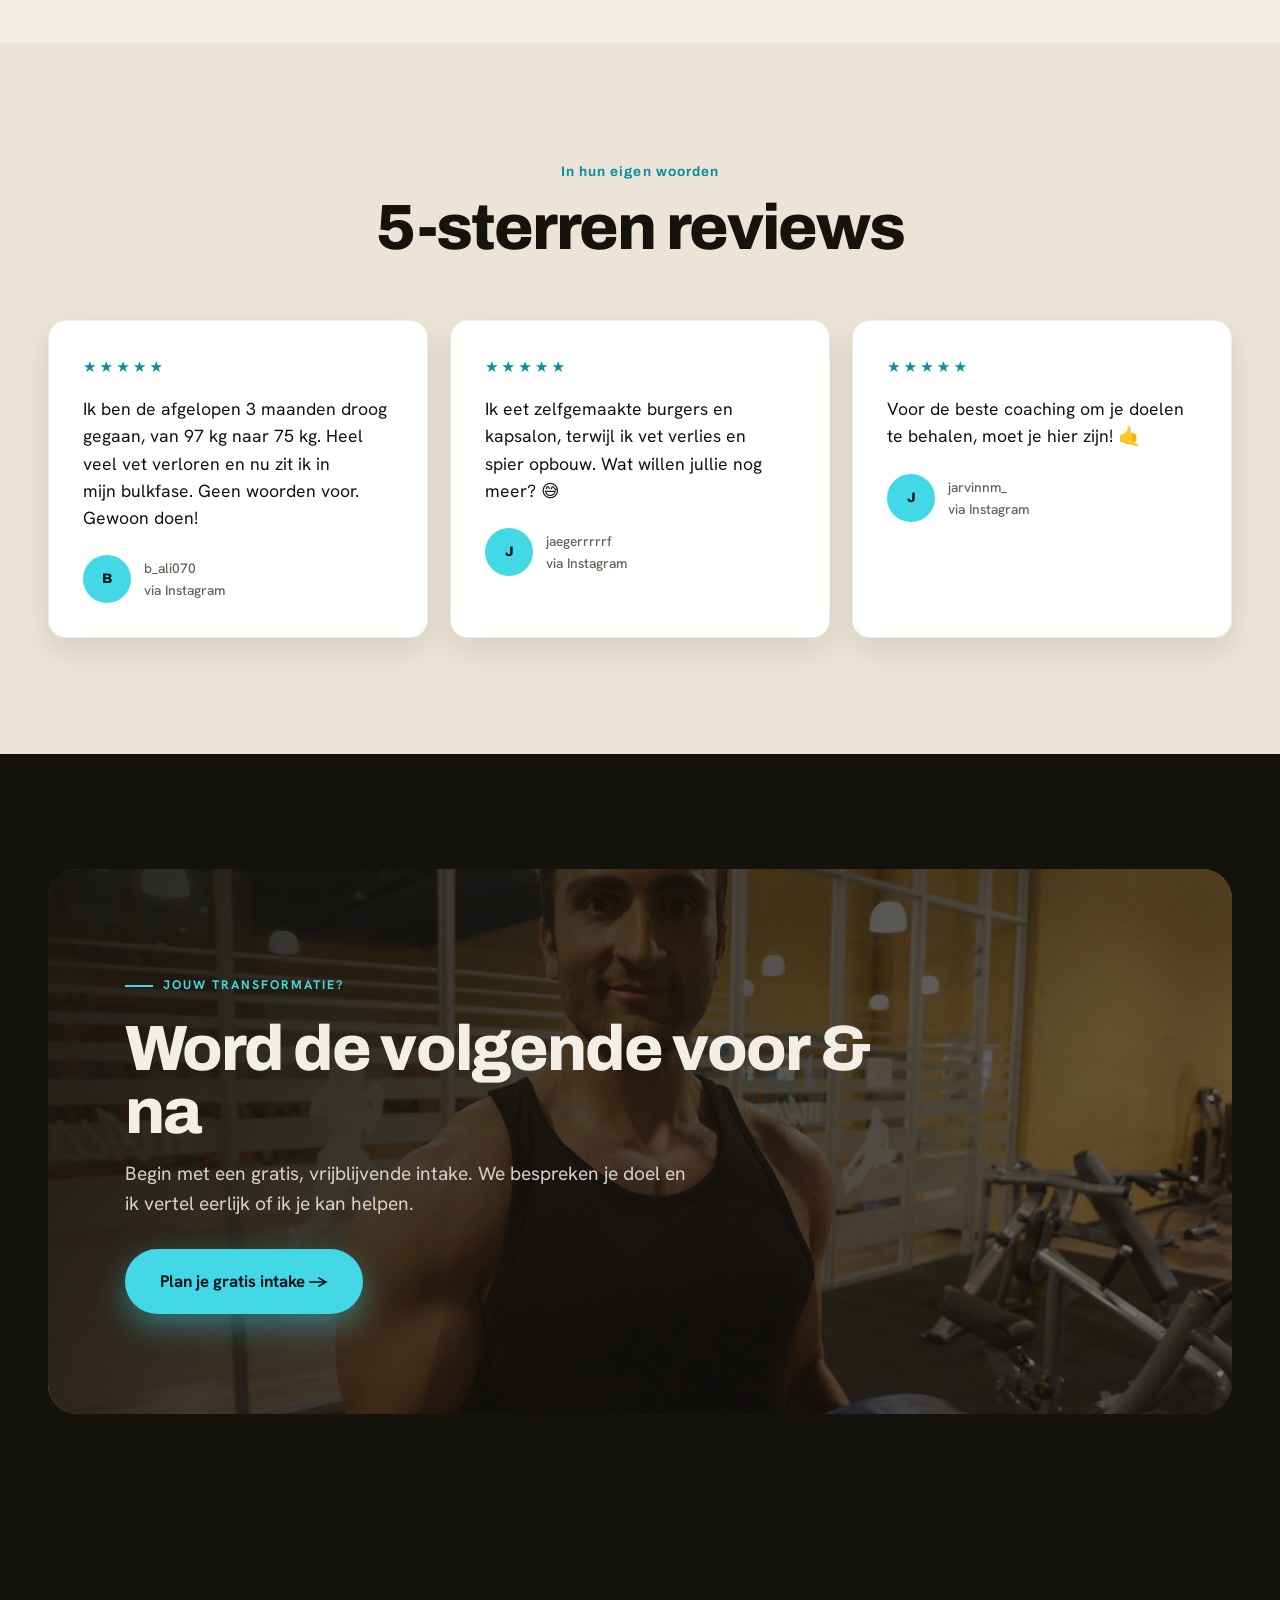
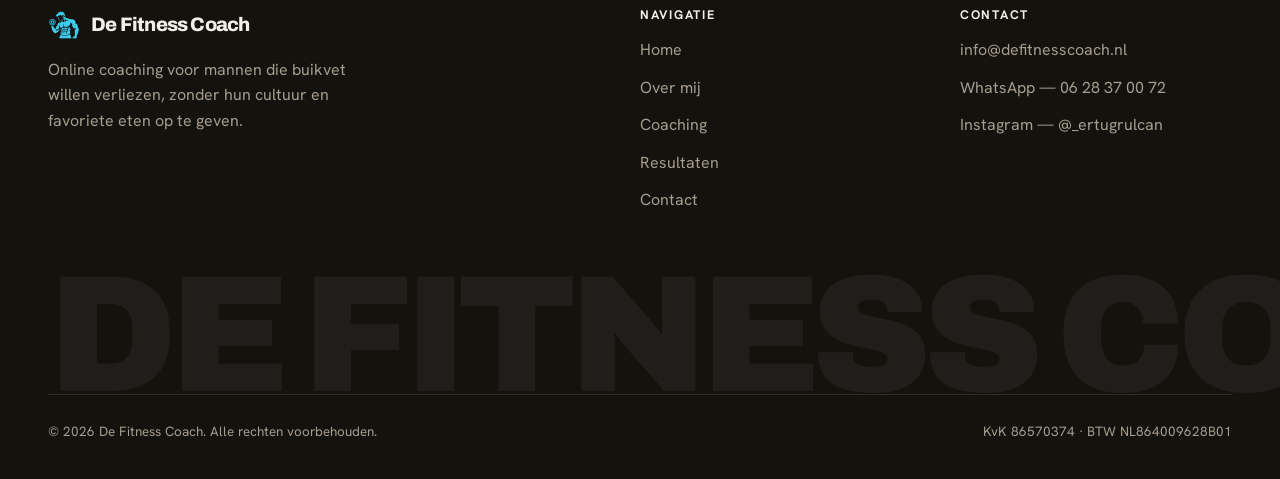
<file: resultaten.html>
<!DOCTYPE html>
<html lang="nl">
<head>
  <meta charset="UTF-8" />
  <meta name="viewport" content="width=device-width, initial-scale=1.0" />
  <title>Resultaten — De Fitness Coach</title>
  <meta name="description" content="Echte before & after transformaties van mannen die met De Fitness Coach buikvet verloren, zonder hun favoriete eten op te geven." />
  <link rel="preconnect" href="https://fonts.googleapis.com" />
  <link rel="preconnect" href="https://fonts.gstatic.com" crossorigin />
  <link href="https://fonts.googleapis.com/css2?family=Archivo:wght@600;700;800;900&family=Hanken+Grotesk:wght@400;500;600;700;800&display=swap" rel="stylesheet" />
  <link rel="stylesheet" href="assets/style.css" />
</head>
<body>

  <header class="site-header">
    <div class="container nav">
      <a class="brand" href="index.html"><img class="logo-mark" src="assets/img/logo-mark.png" alt="" /> De Fitness Coach</a>
      <ul class="nav-links">
        <li><a href="index.html">Home</a></li>
        <li><a href="over-mij.html">Over mij</a></li>
        <li><a href="coaching.html">Coaching</a></li>
        <li><a href="resultaten.html" class="active">Resultaten</a></li>
        <li><a href="contact.html">Contact</a></li>
        <li class="nav-cta"><a class="btn btn-primary" href="contact.html">Gratis intake</a></li>
      </ul>
      <button class="nav-toggle" aria-label="Menu openen">☰</button>
    </div>
  </header>

  <!-- INTRO -->
  <section class="hero" style="padding-bottom: 30px;">
    <div class="container">
      <span class="eyebrow center">Resultaten</span>
      <h1>Echte mannen.<br /><span class="mark">Echte</span> transformaties.</h1>
      <p class="lead">Geen photoshop, geen trucjes. Dit is wat er gebeurt als je een plan volgt dat bij je past, en het volhoudt, met het Turkse eten waar je van houdt gewoon op het menu.</p>
    </div>
  </section>

  <!-- BEFORE / AFTER GALERIJ -->
  <section style="padding-top: 24px;">
    <div class="container">
      <div class="ba-grid">
        <div class="ba-card reveal"><img src="assets/img/ba-1.jpg" alt="Voor en na de coaching" /><div class="cap"><em>Voor → Na</em> de coaching</div></div>
        <div class="ba-card reveal d1"><img src="assets/img/ba-2.jpg" alt="Voor en na de coaching" /><div class="cap"><em>Voor → Na</em> de coaching</div></div>
        <div class="ba-card reveal d2"><img src="assets/img/ba-3.jpg" alt="Voor en na de coaching" /><div class="cap"><em>Voor → Na</em> de coaching</div></div>
        <div class="ba-card reveal"><img src="assets/img/ba-4.jpg" alt="Voor en na de coaching" /><div class="cap"><em>Voor → Na</em> de coaching</div></div>
        <div class="ba-card reveal d1"><img src="assets/img/ba-5.jpg" alt="Voor en na de coaching" /><div class="cap"><em>Voor → Na</em> de coaching</div></div>
        <div class="ba-card reveal d2"><img src="assets/img/ba-6.jpg" alt="Voor en na de coaching" /><div class="cap"><em>Voor → Na</em> de coaching</div></div>
      </div>
    </div>
  </section>

  <!-- REVIEWS -->
  <section class="section-alt">
    <div class="container">
      <div class="section-head center reveal">
        <span class="section-index" style="display:inline-block;">In hun eigen woorden</span>
        <h2>5-sterren reviews</h2>
      </div>
      <div class="grid grid-3">
        <div class="quote-card reveal">
          <div class="stars">★★★★★</div>
          <p class="quote">Ik ben de afgelopen 3 maanden droog gegaan, van 97 kg naar 75 kg. Heel veel vet verloren en nu zit ik in mijn bulkfase. Geen woorden voor. Gewoon doen!</p>
          <p class="quote-author"><span class="av">B</span><span>b_ali070<span>via Instagram</span></span></p>
        </div>
        <div class="quote-card reveal d1">
          <div class="stars">★★★★★</div>
          <p class="quote">Ik eet zelfgemaakte burgers en kapsalon, terwijl ik vet verlies en spier opbouw. Wat willen jullie nog meer? 😅</p>
          <p class="quote-author"><span class="av">J</span><span>jaegerrrrrf<span>via Instagram</span></span></p>
        </div>
        <div class="quote-card reveal d2">
          <div class="stars">★★★★★</div>
          <p class="quote">Voor de beste coaching om je doelen te behalen, moet je hier zijn! 🤙</p>
          <p class="quote-author"><span class="av">J</span><span>jarvinnm_<span>via Instagram</span></span></p>
        </div>
      </div>
    </div>
  </section>

  <!-- CTA -->
  <section class="dark-section">
    <div class="container">
      <div class="cta-photo reveal">
        <img src="assets/img/coach-gym.jpg" alt="" />
        <span class="eyebrow on-dark">Jouw transformatie?</span>
        <h2>Word de volgende voor &amp; na</h2>
        <p class="lead">Begin met een gratis, vrijblijvende intake. We bespreken je doel en ik vertel eerlijk of ik je kan helpen.</p>
        <a class="btn btn-primary btn-lg" href="contact.html">Plan je gratis intake →</a>
      </div>
    </div>
  </section>

  <footer class="site-footer">
    <div class="container">
      <div class="footer-grid">
        <div>
          <a class="brand" href="index.html"><img class="logo-mark" src="assets/img/logo-mark.png" alt="" /> De Fitness Coach</a>
          <p style="margin-top:16px; max-width:36ch;">
            Online coaching voor mannen die buikvet willen verliezen, zonder hun cultuur en favoriete eten op te geven.
          </p>
        </div>
        <div>
          <h4>Navigatie</h4>
          <ul>
            <li><a href="index.html">Home</a></li>
            <li><a href="over-mij.html">Over mij</a></li>
            <li><a href="coaching.html">Coaching</a></li>
            <li><a href="resultaten.html">Resultaten</a></li>
            <li><a href="contact.html">Contact</a></li>
          </ul>
        </div>
        <div>
          <h4>Contact</h4>
          <ul>
            <li><a href="mailto:info@defitnesscoach.nl">info@defitnesscoach.nl</a></li>
            <li><a href="https://wa.me/31628370072">WhatsApp — 06 28 37 00 72</a></li>
            <li><a href="https://instagram.com/_ertugrulcan" target="_blank" rel="noopener">Instagram — @_ertugrulcan</a></li>
          </ul>
        </div>
      </div>
      <div class="footer-wordmark" aria-hidden="true">DE FITNESS COACH</div>
      <div class="footer-bottom">
        <span>© <span id="year"></span> De Fitness Coach. Alle rechten voorbehouden.</span>
        <span>KvK 86570374 · BTW NL864009628B01</span>
      </div>
    </div>
  </footer>

  <script src="assets/script.js"></script>
</body>
</html>
</file>
<file: assets/style.css>
/* =========================================================
   DE FITNESS COACH — stylesheet (v3, editorial light redesign)
   ---------------------------------------------------------
   Geïnspireerd op moderne fitness-websites: licht/cream canvas,
   grote display-typografie, echte fotografie, cyaan accent.
   Brandkleuren staan in :root.
   ========================================================= */

:root {
  /* --- Brand --- */
  --brand:       #43d8e5;   /* bright cyaan (fills, markers, knoppen) */
  --brand-deep:  #0c8f9e;   /* leesbare teal voor tekst op licht */
  --brand-ink:   #06171c;   /* donkere tekst op cyaan */

  /* --- Licht canvas --- */
  --paper:       #f4efe6;   /* warme cream achtergrond */
  --paper-2:     #ece4d6;   /* iets dieper vlak */
  --card:        #ffffff;   /* witte kaart */
  --ink:         #16130e;   /* warme bijna-zwart tekst */
  --ink-soft:    #6a6258;   /* gedempte tekst */
  --line:        rgba(22, 19, 14, 0.12);
  --line-soft:   rgba(22, 19, 14, 0.07);

  /* --- Donkere secties --- */
  --dark:        #14120d;
  --dark-2:      #1e1b15;
  --on-dark:     #f4efe6;
  --on-dark-soft:#a59d8f;

  --radius:      18px;
  --radius-lg:   30px;
  --maxw:        1240px;
  --shadow:      0 30px 70px rgba(22, 19, 14, 0.14);
  --shadow-sm:   0 12px 30px rgba(22, 19, 14, 0.10);

  --font:         "Hanken Grotesk", system-ui, -apple-system, "Segoe UI", sans-serif;
  --font-display: "Archivo", var(--font);

  /* legacy-aliassen zodat subpagina's blijven werken */
  --bg: var(--paper);
  --surface: var(--card);
  --surface-2: var(--paper-2);
  --text: var(--ink);
  --muted: var(--ink-soft);
  --border: var(--line);
}

* { box-sizing: border-box; margin: 0; padding: 0; }
html { scroll-behavior: smooth; }

body {
  font-family: var(--font);
  background: var(--paper);
  color: var(--ink);
  line-height: 1.6;
  -webkit-font-smoothing: antialiased;
  overflow-x: hidden;
}

img { max-width: 100%; display: block; }
a { color: inherit; text-decoration: none; }
::selection { background: var(--brand); color: var(--brand-ink); }
:focus-visible { outline: 2px solid var(--brand-deep); outline-offset: 3px; border-radius: 4px; }

.container { width: 100%; max-width: var(--maxw); margin: 0 auto; padding: 0 28px; }

/* ---------- Typografie ---------- */
h1, h2, h3, h4 {
  font-family: var(--font-display);
  line-height: 0.98;
  font-weight: 800;
  letter-spacing: -0.03em;
  color: var(--ink);
}
h1 { font-size: clamp(3rem, 8vw, 6.6rem); font-weight: 900; }
h2 { font-size: clamp(2.1rem, 5vw, 4rem); font-weight: 800; }
h3 { font-size: 1.4rem; letter-spacing: -0.02em; }
p { text-wrap: pretty; }
.lead { font-family: var(--font); font-size: clamp(1.08rem, 1.5vw, 1.32rem); color: var(--ink-soft); line-height: 1.55; }

.eyebrow {
  display: inline-flex; align-items: center; gap: 10px;
  font-family: var(--font); font-size: 0.78rem; font-weight: 700;
  letter-spacing: 0.16em; text-transform: uppercase; color: var(--brand-deep);
  margin-bottom: 22px;
}
.eyebrow::before { content: ""; width: 28px; height: 2px; background: var(--brand-deep); }
.eyebrow.center { justify-content: center; }
.eyebrow.on-dark { color: var(--brand); }
.eyebrow.on-dark::before { background: var(--brand); }

/* cyaan highlight-marker achter een woord (leesbaar + on-brand) */
.mark {
  background: linear-gradient(180deg, transparent 12%, var(--brand) 12% 88%, transparent 88%);
  padding: 0 0.12em;
  color: var(--ink);
  border-radius: 2px;
  box-decoration-break: clone;
  -webkit-box-decoration-break: clone;
}
.gradient-text { color: var(--brand-deep); } /* legacy-alias, leesbaar op licht */

/* ---------- Buttons ---------- */
.btn {
  display: inline-flex; align-items: center; gap: 9px;
  padding: 15px 28px; border-radius: 999px;
  font-family: var(--font); font-weight: 700; font-size: 0.98rem;
  cursor: pointer; border: 1.5px solid transparent;
  transition: transform 0.18s ease, box-shadow 0.25s ease, background 0.2s ease, color 0.2s ease, border-color 0.2s ease;
}
.btn:hover { transform: translateY(-3px); }
.btn-primary { background: var(--brand); color: var(--brand-ink); box-shadow: 0 12px 30px rgba(67, 216, 229, 0.4); }
.btn-primary:hover { box-shadow: 0 18px 40px rgba(67, 216, 229, 0.55); }
.btn-dark { background: var(--ink); color: var(--paper); }
.btn-dark:hover { background: #000; }
.btn-ghost { background: transparent; color: var(--ink); border-color: var(--line); }
.btn-ghost:hover { border-color: var(--ink); background: rgba(22,19,14,0.04); }
.btn-ghost.on-dark { color: var(--on-dark); border-color: rgba(244,239,230,0.3); }
.btn-ghost.on-dark:hover { border-color: var(--on-dark); background: rgba(244,239,230,0.08); }
.btn-lg { padding: 18px 34px; font-size: 1.05rem; }

/* ---------- Header / nav ---------- */
.site-header { position: sticky; top: 0; z-index: 100; transition: background 0.3s ease, box-shadow 0.3s ease; }
.site-header.scrolled { background: rgba(244, 239, 230, 0.85); backdrop-filter: blur(14px); box-shadow: 0 1px 0 var(--line-soft); }
.nav { display: flex; align-items: center; justify-content: space-between; height: 82px; }
.brand { display: flex; align-items: center; gap: 11px; font-family: var(--font-display); font-weight: 800; font-size: 1.22rem; letter-spacing: -0.04em; }
.brand .dot { width: 13px; height: 13px; border-radius: 50%; background: var(--brand); box-shadow: 0 0 0 4px rgba(67,216,229,0.25); }
.brand .logo-mark { height: 34px; width: auto; display: block; }
.site-footer .brand .logo-mark { height: 32px; }
.nav-links { display: flex; align-items: center; gap: 34px; list-style: none; }
.nav-links a { font-size: 0.96rem; color: var(--ink-soft); font-weight: 600; transition: color 0.15s ease; }
.nav-links a:hover, .nav-links a.active { color: var(--ink); }
.nav-cta { margin-left: 6px; }
.nav-toggle { display: none; background: transparent; border: 1.5px solid var(--line); border-radius: 12px; width: 46px; height: 46px; cursor: pointer; color: var(--ink); font-size: 1.4rem; }

/* ---------- Sections ---------- */
section { padding: clamp(64px, 9vw, 130px) 0; position: relative; }
.section-alt { background: var(--paper-2); }
.section-head { max-width: 60ch; margin: 0 0 60px; }
.section-head.center { text-align: center; margin-left: auto; margin-right: auto; }
.section-head .lead { margin-top: 18px; }
.section-index { display: inline-block; font-family: var(--font-display); font-size: 0.85rem; font-weight: 700; color: var(--brand-deep); letter-spacing: 0.08em; margin-bottom: 14px; }

/* ---------- HERO (home) ---------- */
.hero-home { padding: clamp(28px, 4vw, 56px) 0 clamp(48px, 6vw, 80px); }
.hero-top { display: grid; grid-template-columns: 1.5fr 1fr; gap: clamp(28px, 5vw, 64px); align-items: end; margin-bottom: 44px; }
.hero-home h1 { margin-bottom: 4px; }
.hero-home h1 .line { display: block; }
.hero-panel { padding-bottom: 8px; }
.hero-panel .lead { font-size: 1.05rem; margin-bottom: 24px; }
.hero-actions { display: flex; gap: 14px; flex-wrap: wrap; }

.avatars { display: flex; align-items: center; gap: 14px; margin-bottom: 22px; }
.avatars .stack { display: flex; }
.avatars .stack img, .avatars .stack span {
  width: 46px; height: 46px; border-radius: 50%; object-fit: cover;
  border: 3px solid var(--paper); margin-left: -14px;
}
.avatars .stack :first-child { margin-left: 0; }
.avatars .stack span { background: var(--brand); color: var(--brand-ink); display: grid; place-items: center; font-family: var(--font-display); font-weight: 800; font-size: 0.8rem; }
.avatars .meta b { font-family: var(--font-display); font-size: 1.05rem; display: block; }
.avatars .meta span { font-size: 0.85rem; color: var(--ink-soft); }

.pill-tabs { display: flex; gap: 8px; flex-wrap: wrap; }
.pill-tabs span { font-size: 0.82rem; font-weight: 600; padding: 7px 14px; border: 1px solid var(--line); border-radius: 999px; color: var(--ink-soft); }

/* grote hero-foto band */
.hero-photo { position: relative; border-radius: var(--radius-lg); overflow: hidden; aspect-ratio: 16 / 8; box-shadow: var(--shadow); }
.hero-photo img { width: 100%; height: 100%; object-fit: cover; object-position: center 35%; }
.hero-photo::after { content: ""; position: absolute; inset: 0; background: linear-gradient(180deg, transparent 50%, rgba(20,18,13,0.35)); }

/* zwevende kaartjes op beeld */
.float-card {
  position: absolute; z-index: 2;
  background: rgba(255,255,255,0.92); backdrop-filter: blur(8px);
  border-radius: 16px; padding: 14px 18px; box-shadow: var(--shadow-sm);
  display: flex; align-items: center; gap: 12px;
}
.float-card .fi { width: 40px; height: 40px; border-radius: 12px; background: var(--brand); color: var(--brand-ink); display: grid; place-items: center; font-size: 1.2rem; flex: 0 0 40px; }
.float-card b { font-family: var(--font-display); font-size: 1.15rem; display: block; line-height: 1; }
.float-card span { font-size: 0.8rem; color: var(--ink-soft); }
.float-card.tl { top: 20px; left: 20px; }
.float-card.br { bottom: 20px; right: 20px; }
.float-card .pulse { width: 10px; height: 10px; border-radius: 50%; background: var(--brand-deep); box-shadow: 0 0 0 0 rgba(12,143,158,0.5); animation: pulse 2s infinite; }
@keyframes pulse { 0%{box-shadow:0 0 0 0 rgba(12,143,158,0.5);} 70%{box-shadow:0 0 0 12px rgba(12,143,158,0);} 100%{box-shadow:0 0 0 0 rgba(12,143,158,0);} }

/* hero met portret van de coach (2 kolommen) */
.hero-grid2 { display: grid; grid-template-columns: 1.08fr 0.92fr; gap: clamp(32px, 5vw, 70px); align-items: center; }
.hero-copy h1 { margin-bottom: 22px; }
.hero-copy .lead { max-width: 46ch; margin-bottom: 30px; }
.hero-portrait { position: relative; border-radius: var(--radius-lg); overflow: hidden; aspect-ratio: 4 / 5; box-shadow: var(--shadow); }
.hero-portrait img { width: 100%; height: 100%; object-fit: cover; object-position: center top; }
.hero-portrait::after { content: ""; position: absolute; inset: 0; background: linear-gradient(180deg, transparent 55%, rgba(20,18,13,0.35)); }

/* ---------- Before / After galerij ---------- */
.ba-grid { display: grid; grid-template-columns: repeat(3, 1fr); gap: 22px; }
.ba-card { border-radius: var(--radius); overflow: hidden; border: 1px solid var(--line-soft); background: var(--card); box-shadow: var(--shadow-sm); transition: transform 0.2s ease; }
.ba-card:hover { transform: translateY(-5px); }
.ba-card img { width: 100%; aspect-ratio: 1 / 1; object-fit: cover; display: block; }
.ba-card .cap { padding: 16px 20px; font-weight: 600; color: var(--ink); display: flex; align-items: center; gap: 8px; font-size: 0.95rem; }
.ba-card .cap em { color: var(--brand-deep); font-style: normal; font-family: var(--font-display); }

/* ---------- Maaltijdkaarten (voorbeeld uit de voedingsapp) ---------- */
.meals { display: grid; grid-template-columns: repeat(3, 1fr); gap: 20px; }
.meal { border-radius: var(--radius); overflow: hidden; border: 1px solid var(--line-soft); box-shadow: var(--shadow-sm); transition: transform 0.2s ease; }
.meal:hover { transform: translateY(-5px); }
.meal img { width: 100%; aspect-ratio: 4 / 3; object-fit: cover; display: block; }

/* ---------- Hero (subpagina's) ---------- */
.hero { padding: clamp(56px, 8vw, 110px) 0 clamp(40px, 6vw, 72px); text-align: center; }
.hero h1 { max-width: 18ch; margin: 0 auto 22px; }
.hero .lead { max-width: 56ch; margin: 0 auto 34px; }
.hero .hero-actions { justify-content: center; }
.hero-trust { margin-top: 40px; color: var(--ink-soft); font-size: 0.92rem; display: flex; gap: 28px; justify-content: center; flex-wrap: wrap; }
.hero-trust b { color: var(--ink); }

/* ---------- Stats band ---------- */
.stats-band { display: grid; grid-template-columns: repeat(4, 1fr); gap: 0; border: 1px solid var(--line); border-radius: var(--radius-lg); overflow: hidden; background: var(--card); }
.stat-box { text-align: center; padding: 38px 20px; border-right: 1px solid var(--line); }
.stat-box:last-child { border-right: none; }
.stat-box .n { font-family: var(--font-display); font-size: clamp(2.4rem, 4vw, 3.4rem); font-weight: 900; line-height: 1; color: var(--ink); }
.stat-box .n em { color: var(--brand-deep); font-style: normal; }
.stat-box .l { color: var(--ink-soft); margin-top: 10px; font-size: 0.92rem; }

/* ---------- Cards / grid ---------- */
.grid { display: grid; gap: 22px; }
.grid-2 { grid-template-columns: repeat(2, 1fr); }
.grid-3 { grid-template-columns: repeat(3, 1fr); }
.grid-4 { grid-template-columns: repeat(4, 1fr); }

.card { background: var(--card); border: 1px solid var(--line-soft); border-radius: var(--radius); padding: 34px; transition: transform 0.2s ease, box-shadow 0.2s ease; position: relative; }
.card:hover { transform: translateY(-6px); box-shadow: var(--shadow-sm); }
.card .icon { width: 58px; height: 58px; display: grid; place-items: center; border-radius: 16px; background: var(--paper-2); font-size: 1.6rem; margin-bottom: 22px; }
.card h3 { margin-bottom: 11px; }
.card p { color: var(--ink-soft); }
.card .num { font-family: var(--font-display); position: absolute; top: 22px; right: 28px; font-size: 2.4rem; font-weight: 900; color: var(--line); }

.feature { background: var(--card); border: 1px solid var(--line-soft); border-radius: var(--radius); padding: 30px; display: flex; gap: 18px; align-items: flex-start; transition: transform 0.2s ease, box-shadow 0.2s ease; }
.feature:hover { transform: translateY(-4px); box-shadow: var(--shadow-sm); }
.feature .fi { width: 50px; height: 50px; flex: 0 0 50px; display: grid; place-items: center; border-radius: 14px; background: var(--brand); color: var(--brand-ink); font-size: 1.4rem; }
.feature h3 { font-size: 1.12rem; margin-bottom: 6px; }
.feature p { color: var(--ink-soft); font-size: 0.96rem; }

/* ---------- Annotated photo (groot beeld + zwevende labels) ---------- */
.annotated { position: relative; border-radius: var(--radius-lg); overflow: hidden; aspect-ratio: 3 / 2; box-shadow: var(--shadow); }
.annotated img { width: 100%; height: 100%; object-fit: cover; }
.annotated::after { content: ""; position: absolute; inset: 0; background: linear-gradient(110deg, rgba(20,18,13,0.5), transparent 60%); }

/* ---------- Split ---------- */
.split { display: grid; grid-template-columns: 1fr 1.05fr; gap: clamp(36px, 5vw, 70px); align-items: center; }
.split-media { border-radius: var(--radius-lg); overflow: hidden; aspect-ratio: 4 / 5; box-shadow: var(--shadow); position: relative; }
.split-media img { width: 100%; height: 100%; object-fit: cover; }

/* placeholder voor eigen foto (nu gevuld met stockbeeld of slot) */
.photo-placeholder { position: relative; aspect-ratio: 4 / 5; border-radius: var(--radius-lg); overflow: hidden; border: 1px solid var(--line); background: var(--paper-2); display: grid; place-items: center; color: var(--ink-soft); text-align: center; padding: 24px; }

.checklist { list-style: none; margin-top: 28px; display: grid; gap: 16px; }
.checklist li { display: flex; gap: 14px; align-items: flex-start; color: var(--ink-soft); }
.checklist li::before { content: "✓"; color: var(--brand-ink); font-weight: 800; background: var(--brand); border-radius: 50%; width: 24px; height: 24px; display: grid; place-items: center; flex: 0 0 24px; font-size: 0.82rem; margin-top: 2px; }

/* ---------- Steps ---------- */
.steps { counter-reset: step; display: grid; gap: 28px; }
.step { position: relative; padding-left: 80px; }
.step::before { counter-increment: step; content: "0" counter(step); position: absolute; left: 0; top: -6px; font-family: var(--font-display); font-weight: 900; font-size: 1.3rem; width: 58px; height: 58px; display: grid; place-items: center; border-radius: 16px; background: var(--ink); color: var(--paper); }
.step h3 { margin-bottom: 8px; }
.step p { color: var(--ink-soft); }

/* ---------- Program cards (pricing/pakketten) ---------- */
.price-card { position: relative; display: flex; flex-direction: column; background: var(--card); border: 1px solid var(--line); border-radius: var(--radius-lg); padding: 36px; }
.price-card.featured { background: var(--ink); color: var(--paper); border-color: var(--ink); }
.price-card.featured h3, .price-card.featured .price { color: var(--paper); }
.price-card.featured > p { color: var(--on-dark-soft); }
.price-card.featured ul li { color: #d8d2c6; }
.price-card.featured ul li::before { background: var(--brand); }
.price-badge { position: absolute; top: -14px; left: 36px; background: var(--brand); color: var(--brand-ink); font-family: var(--font); font-size: 0.74rem; font-weight: 800; padding: 6px 16px; border-radius: 999px; text-transform: uppercase; letter-spacing: 0.08em; }
.price-card h3 { font-size: 1.5rem; }
.price { font-family: var(--font-display); font-size: 3.1rem; font-weight: 900; margin: 14px 0 4px; letter-spacing: -0.04em; }
.price small { font-size: 1rem; color: var(--ink-soft); font-weight: 600; font-family: var(--font); }
.price-card > p { color: var(--ink-soft); }
.price-card ul { list-style: none; margin: 26px 0 30px; display: grid; gap: 13px; flex: 1; }
.price-card ul li { color: var(--ink-soft); display: flex; gap: 11px; align-items: flex-start; }
.price-card ul li::before { content: "✓"; color: var(--brand-ink); background: var(--brand); border-radius: 50%; width: 21px; height: 21px; flex: 0 0 21px; display: grid; place-items: center; font-size: 0.72rem; font-weight: 800; margin-top: 3px; }

/* ---------- Testimonials ---------- */
.quote-card { background: var(--card); border: 1px solid var(--line-soft); border-radius: var(--radius); padding: 34px; box-shadow: var(--shadow-sm); }
.stars { color: var(--brand-deep); letter-spacing: 3px; margin-bottom: 16px; font-size: 0.95rem; }
.quote { font-size: 1.1rem; line-height: 1.55; color: var(--ink); }
.quote-author { margin-top: 24px; font-weight: 700; display: flex; align-items: center; gap: 13px; }
.quote-author .av { width: 48px; height: 48px; border-radius: 50%; object-fit: cover; flex: 0 0 48px; background: var(--brand); color: var(--brand-ink); display: grid; place-items: center; font-family: var(--font-display); font-weight: 800; }
.quote-author span { display: block; color: var(--ink-soft); font-weight: 500; font-size: 0.86rem; }

/* ---------- Dark section (CTA / dramatisch) ---------- */
.dark-section { background: var(--dark); color: var(--on-dark); }
.dark-section h2, .dark-section h3 { color: var(--on-dark); }
.dark-section .lead { color: var(--on-dark-soft); }
.cta-photo { position: relative; border-radius: var(--radius-lg); overflow: hidden; padding: clamp(48px, 8vw, 100px) clamp(28px, 6vw, 80px); isolation: isolate; }
.cta-photo img { position: absolute; inset: 0; width: 100%; height: 100%; object-fit: cover; z-index: -2; }
.cta-photo::after { content: ""; position: absolute; inset: 0; z-index: -1; background: linear-gradient(120deg, rgba(20,18,13,0.92), rgba(20,18,13,0.55)); }
.cta-photo h2 { color: var(--on-dark); max-width: 20ch; }
.cta-photo .lead { color: #d8d2c6; max-width: 52ch; margin: 16px 0 30px; }

/* legacy .cta-band -> licht blok */
.cta-band { background: var(--ink); color: var(--paper); border-radius: var(--radius-lg); padding: clamp(44px, 7vw, 84px); text-align: center; }
.cta-band h2 { color: var(--paper); max-width: 20ch; margin: 0 auto 16px; }
.cta-band .lead { color: var(--on-dark-soft); max-width: 52ch; margin: 0 auto 30px; }

/* ---------- FAQ ---------- */
.faq { max-width: 820px; margin: 0 auto; }
.faq details { border: 1px solid var(--line); border-radius: 16px; padding: 22px 26px; background: var(--card); margin-bottom: 14px; cursor: pointer; transition: box-shadow 0.2s ease; }
.faq details[open] { box-shadow: var(--shadow-sm); }
.faq summary { font-family: var(--font-display); font-weight: 700; font-size: 1.12rem; list-style: none; display: flex; justify-content: space-between; gap: 16px; }
.faq summary::-webkit-details-marker { display: none; }
.faq summary::after { content: "+"; color: var(--brand-deep); font-size: 1.5rem; line-height: 1; }
.faq details[open] summary::after { content: "–"; }
.faq details p { color: var(--ink-soft); margin-top: 14px; }

/* ---------- Contact ---------- */
.contact-grid { display: grid; grid-template-columns: 1fr 1fr; gap: 44px; }
.field { margin-bottom: 18px; }
.field label { display: block; font-weight: 600; font-size: 0.9rem; margin-bottom: 8px; }
.field input, .field textarea, .field select { width: 100%; background: var(--paper); border: 1.5px solid var(--line); border-radius: 12px; padding: 14px 16px; color: var(--ink); font-family: inherit; font-size: 1rem; transition: border-color 0.18s ease, box-shadow 0.18s ease; }
.field input::placeholder, .field textarea::placeholder { color: #a59c8e; }
.field input:focus, .field textarea:focus, .field select:focus { outline: none; border-color: var(--brand-deep); box-shadow: 0 0 0 3px rgba(12,143,158,0.12); }
.contact-info { display: grid; gap: 4px; align-content: start; }
.contact-info a { color: var(--brand-deep); }
.info-row { display: flex; gap: 16px; align-items: flex-start; padding: 18px 0; border-bottom: 1px solid var(--line-soft); }
.info-row .ic { font-size: 1.2rem; flex: 0 0 46px; width: 46px; height: 46px; display: grid; place-items: center; border-radius: 12px; background: var(--paper-2); }

/* ---------- Footer ---------- */
.site-footer { background: var(--dark); color: var(--on-dark-soft); padding: 80px 0 36px; overflow: hidden; }
.site-footer .brand { color: var(--on-dark); }
.footer-grid { display: grid; grid-template-columns: 2fr 1fr 1fr; gap: 48px; margin-bottom: 48px; }
.footer-grid h4 { font-family: var(--font); color: var(--on-dark); margin-bottom: 16px; font-size: 0.78rem; letter-spacing: 0.14em; text-transform: uppercase; font-weight: 700; }
.footer-grid ul { list-style: none; display: grid; gap: 12px; }
.footer-grid a:hover { color: var(--brand); }
.footer-wordmark { font-family: var(--font-display); font-weight: 900; font-size: clamp(3rem, 13vw, 11rem); line-height: 0.9; letter-spacing: -0.05em; color: rgba(244,239,230,0.06); margin: 10px 0 -0.1em; white-space: nowrap; }
.footer-bottom { border-top: 1px solid rgba(244,239,230,0.12); padding-top: 26px; display: flex; justify-content: space-between; gap: 16px; flex-wrap: wrap; font-size: 0.84rem; }

/* ---------- Helpers ---------- */
.text-center { text-align: center; }
.mt-32 { margin-top: 32px; }
.placeholder-note { color: var(--brand-deep); font-size: 0.85rem; font-style: italic; }

/* ---------- Marquee ---------- */
.marquee { border-top: 1px solid var(--line); border-bottom: 1px solid var(--line); padding: 20px 0; overflow: hidden; white-space: nowrap; }
.marquee-track { display: inline-flex; gap: 0; align-items: center; animation: scroll-x 30s linear infinite; }
.marquee:hover .marquee-track { animation-play-state: paused; }
.marquee span { font-family: var(--font-display); font-weight: 800; font-size: clamp(1.1rem, 2vw, 1.7rem); color: var(--ink); letter-spacing: -0.02em; display: inline-flex; align-items: center; padding: 0 32px; }
.marquee span::after { content: "✦"; color: var(--brand-deep); margin-left: 32px; font-size: 0.8em; }
@keyframes scroll-x { to { transform: translateX(-50%); } }

/* ---------- Scroll-reveal & hero-load ---------- */
.reveal { opacity: 0; transform: translateY(26px); transition: opacity 0.7s ease, transform 0.7s ease; }
.reveal.is-visible { opacity: 1; transform: none; }
.reveal.d1 { transition-delay: 0.08s; } .reveal.d2 { transition-delay: 0.16s; } .reveal.d3 { transition-delay: 0.24s; }
.hero-anim > * { opacity: 0; transform: translateY(20px); animation: rise 0.8s cubic-bezier(.2,.7,.2,1) forwards; }
.hero-anim > *:nth-child(1){animation-delay:.05s} .hero-anim > *:nth-child(2){animation-delay:.13s} .hero-anim > *:nth-child(3){animation-delay:.21s} .hero-anim > *:nth-child(4){animation-delay:.29s} .hero-anim > *:nth-child(5){animation-delay:.37s}
@keyframes rise { to { opacity: 1; transform: none; } }
@media (prefers-reduced-motion: reduce) {
  .reveal, .hero-anim > * { opacity: 1; transform: none; transition: none; animation: none; }
  .marquee-track, .float-card .pulse { animation: none; }
  html { scroll-behavior: auto; }
}

/* ---------- Responsive ---------- */
@media (max-width: 980px) {
  .hero-top { grid-template-columns: 1fr; gap: 28px; align-items: start; }
  .hero-photo { aspect-ratio: 16 / 11; }
  .stats-band { grid-template-columns: repeat(2, 1fr); }
  .stat-box:nth-child(2) { border-right: none; }
  .stat-box:nth-child(1), .stat-box:nth-child(2) { border-bottom: 1px solid var(--line); }
  .grid-4 { grid-template-columns: repeat(2, 1fr); }
}
@media (max-width: 760px) {
  .grid-3, .grid-2 { grid-template-columns: 1fr; }
  .split { grid-template-columns: 1fr; gap: 36px; }
  .contact-grid { grid-template-columns: 1fr; }
  .footer-grid { grid-template-columns: 1fr; gap: 32px; }
  .float-card { padding: 11px 14px; }
  .float-card b { font-size: 1rem; }

  .nav-toggle { display: block; }
  .nav-links { position: fixed; inset: 82px 0 auto 0; flex-direction: column; align-items: stretch; gap: 0; background: var(--paper); border-bottom: 1px solid var(--line); padding: 8px 28px 24px; transform: translateY(-130%); transition: transform 0.28s ease; box-shadow: var(--shadow-sm); }
  .nav-links.open { transform: translateY(0); }
  .nav-links li { border-bottom: 1px solid var(--line-soft); }
  .nav-links li:last-child { border-bottom: none; padding-top: 14px; }
  .nav-links a { display: block; padding: 16px 0; }
  .nav-cta { margin-left: 0; }
  .nav-cta .btn { width: 100%; justify-content: center; }
}
</file>
